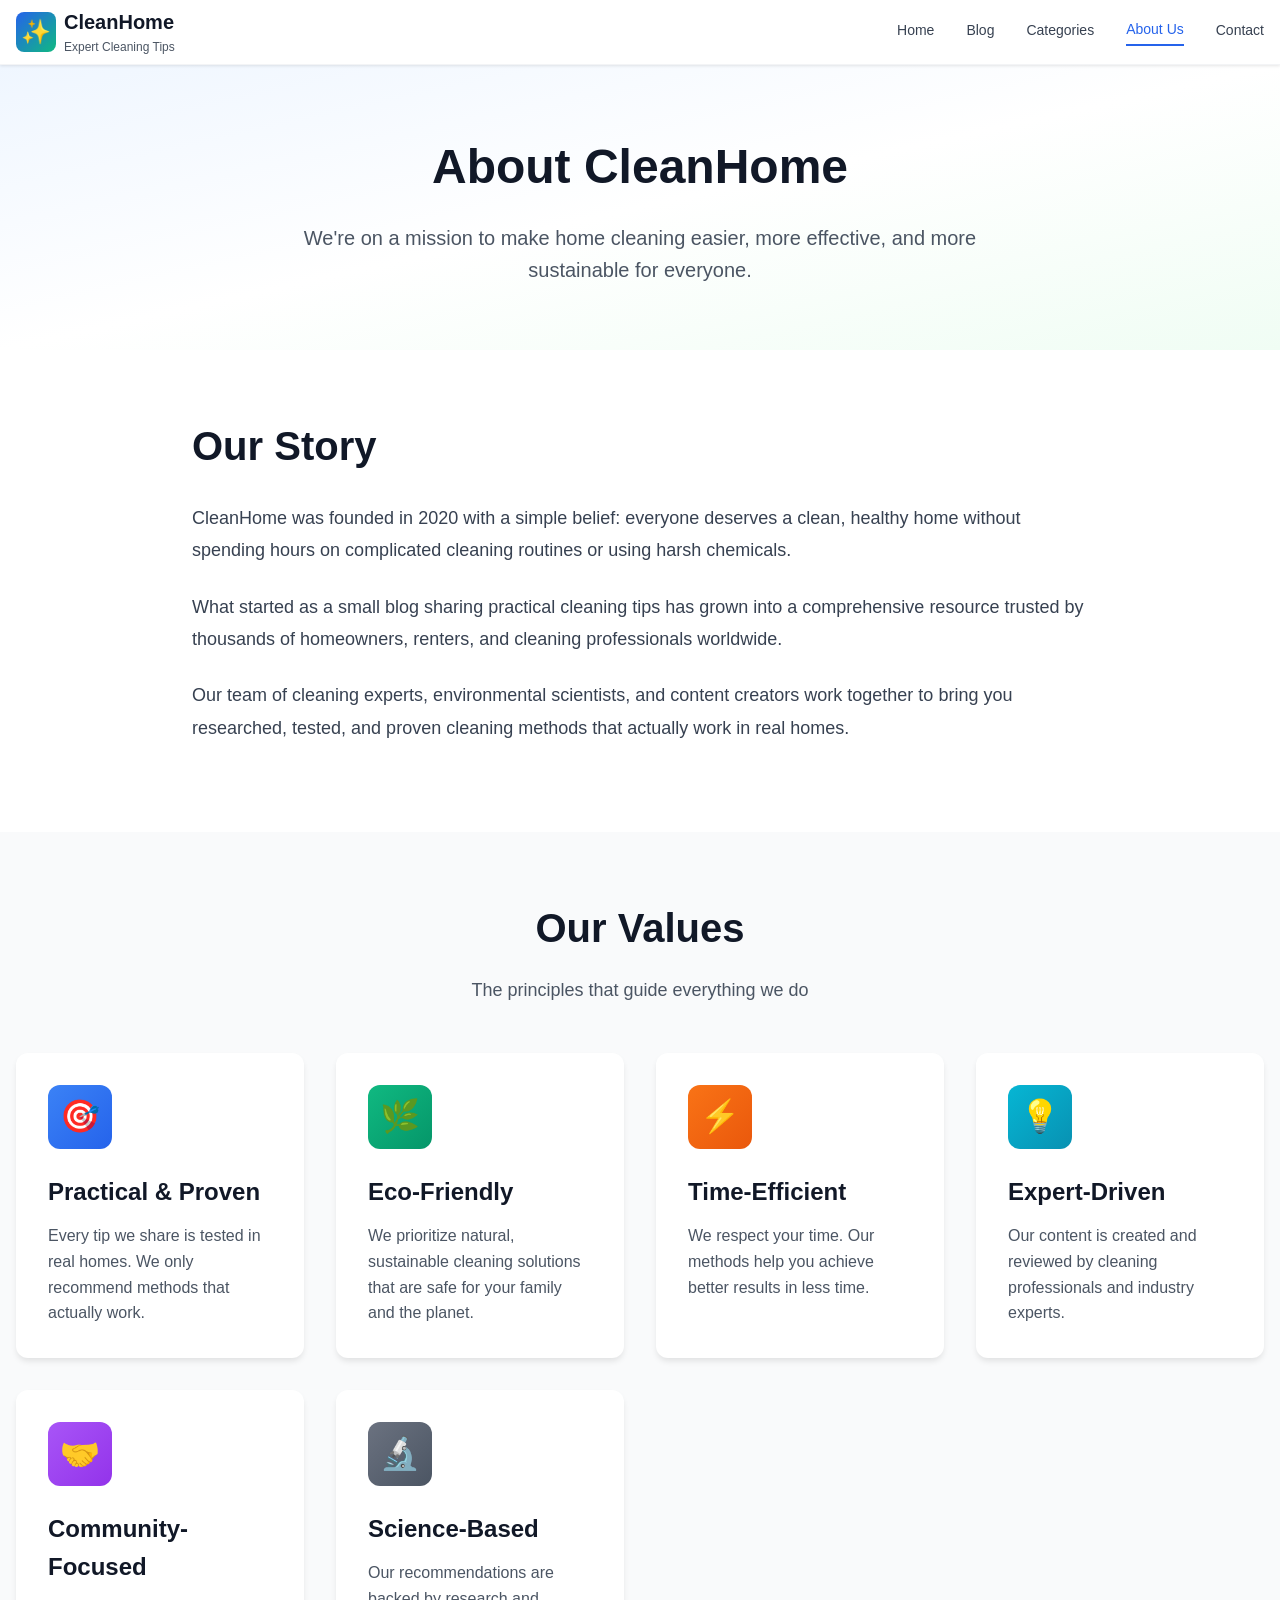
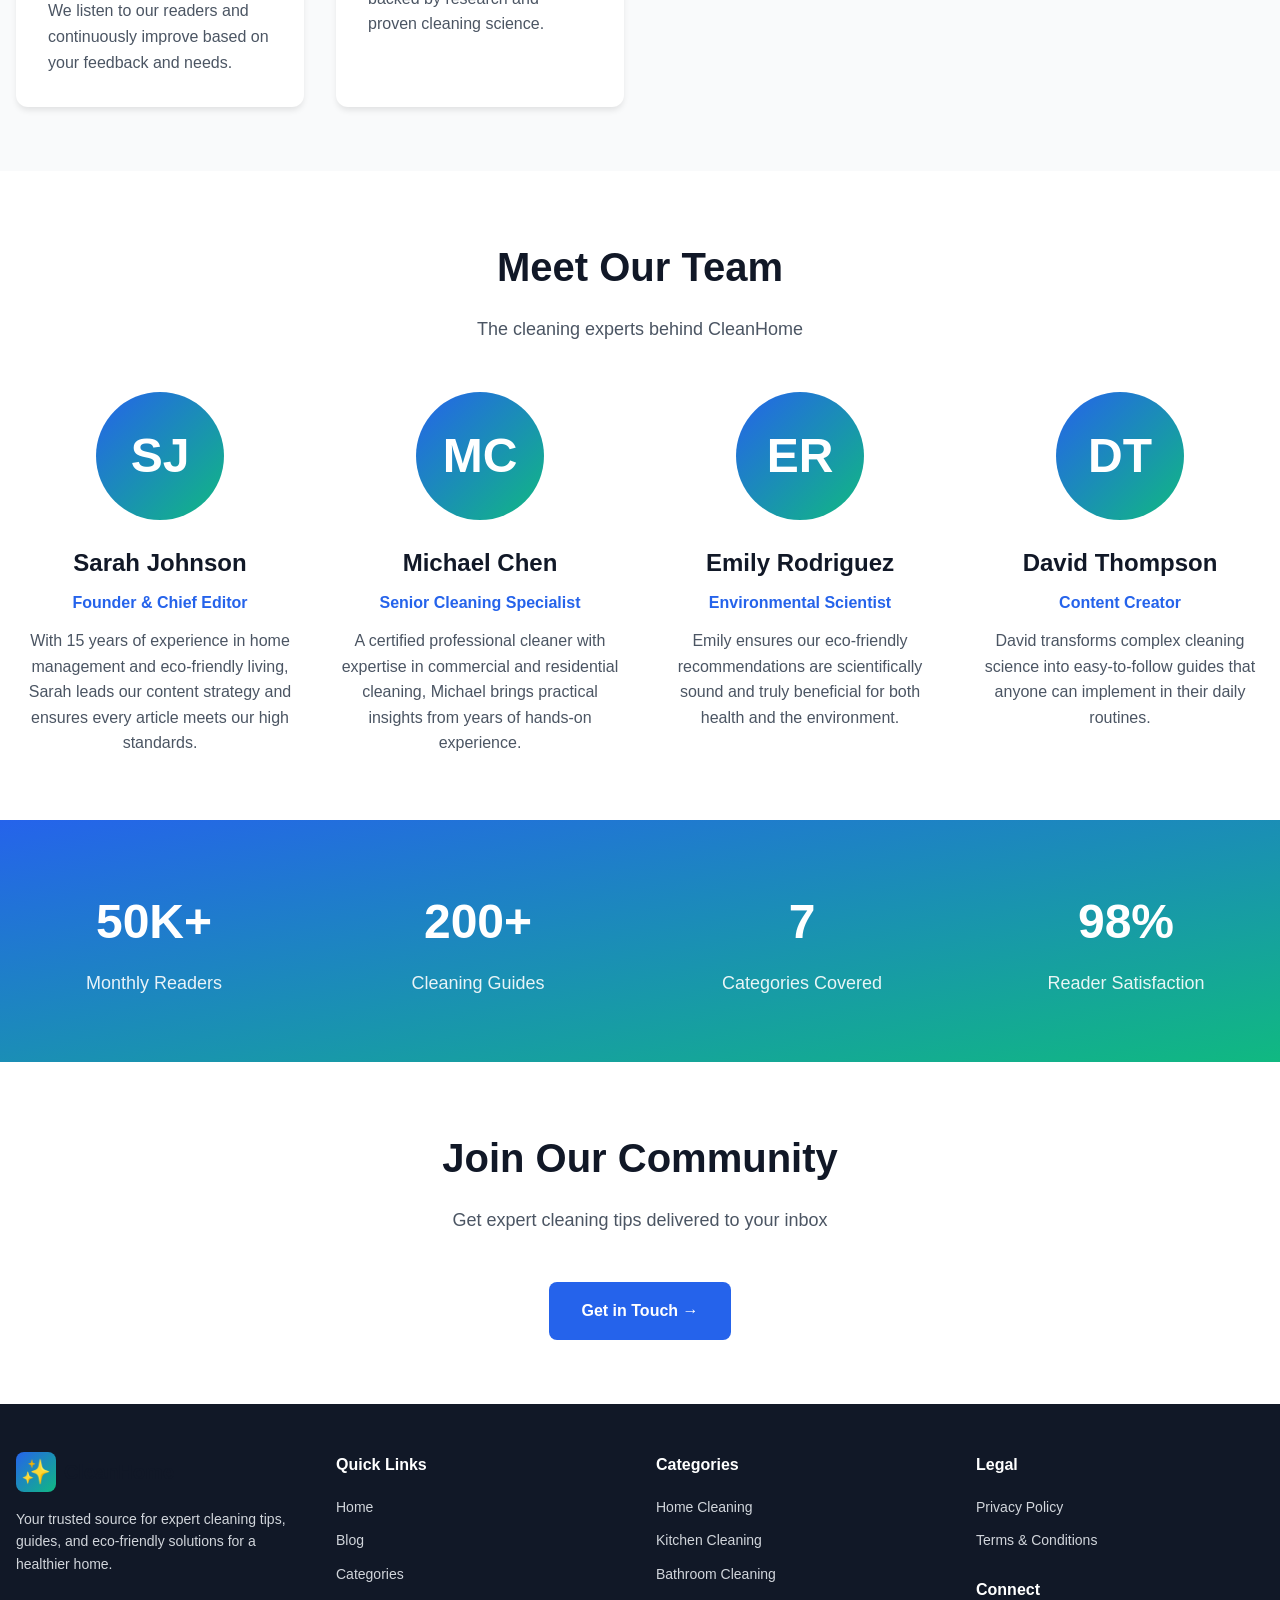
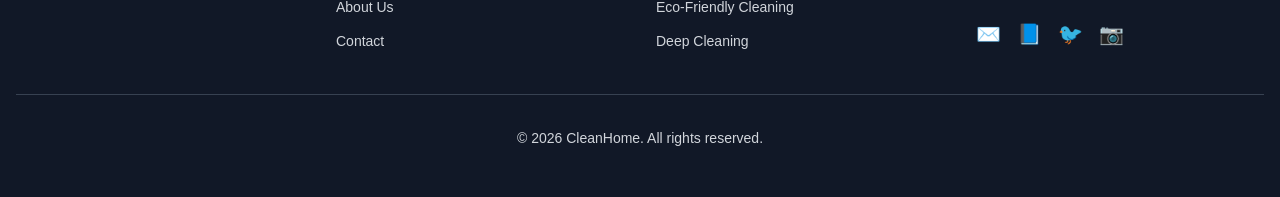
<file: about.html>
<!DOCTYPE html>
<html lang="en">
<head>
    <meta charset="UTF-8">
    <meta name="viewport" content="width=device-width, initial-scale=1.0">
    <meta name="description" content="Learn about CleanHome - Your trusted source for expert cleaning tips, guides, and eco-friendly solutions.">
    <title>About Us - CleanHome</title>
    <link rel="stylesheet" href="styles.css">
    <style>
        .about-hero {
            background: linear-gradient(to bottom right, #eff6ff, var(--color-white), #f0fdf4);
            padding: 4rem 0;
            text-align: center;
        }

        .about-hero h1 {
            font-size: 3rem;
            font-weight: 700;
            color: var(--color-gray-900);
            margin-bottom: 1rem;
        }

        .about-hero p {
            font-size: 1.25rem;
            color: var(--color-gray-600);
            max-width: 48rem;
            margin: 0 auto;
        }

        .story-section {
            padding: 4rem 0;
        }

        .story-content {
            max-width: 56rem;
            margin: 0 auto;
        }

        .story-content h2 {
            font-size: 2.5rem;
            font-weight: 700;
            color: var(--color-gray-900);
            margin-bottom: 1.5rem;
        }

        .story-content p {
            font-size: 1.125rem;
            color: var(--color-gray-700);
            line-height: 1.8;
            margin-bottom: 1.5rem;
        }

        .values-section {
            background: var(--color-gray-50);
            padding: 4rem 0;
        }

        .values-grid {
            display: grid;
            grid-template-columns: repeat(auto-fit, minmax(280px, 1fr));
            gap: 2rem;
            margin-top: 3rem;
        }

        .value-card {
            background: var(--color-white);
            padding: 2rem;
            border-radius: 0.75rem;
            box-shadow: 0 4px 6px -1px rgba(0, 0, 0, 0.1);
        }

        .value-icon {
            width: 4rem;
            height: 4rem;
            border-radius: 0.75rem;
            display: flex;
            align-items: center;
            justify-content: center;
            font-size: 2rem;
            margin-bottom: 1.5rem;
        }

        .value-card h3 {
            font-size: 1.5rem;
            font-weight: 700;
            color: var(--color-gray-900);
            margin-bottom: 0.75rem;
        }

        .value-card p {
            color: var(--color-gray-600);
            line-height: 1.6;
        }

        .team-section {
            padding: 4rem 0;
        }

        .team-grid {
            display: grid;
            grid-template-columns: repeat(auto-fit, minmax(280px, 1fr));
            gap: 2rem;
            margin-top: 3rem;
        }

        .team-card {
            text-align: center;
        }

        .team-avatar {
            width: 8rem;
            height: 8rem;
            border-radius: 9999px;
            background: linear-gradient(to bottom right, var(--color-primary), var(--color-secondary));
            display: flex;
            align-items: center;
            justify-content: center;
            color: var(--color-white);
            font-size: 3rem;
            font-weight: 700;
            margin: 0 auto 1.5rem;
        }

        .team-card h3 {
            font-size: 1.5rem;
            font-weight: 700;
            color: var(--color-gray-900);
            margin-bottom: 0.5rem;
        }

        .team-card .role {
            color: var(--color-primary);
            font-weight: 600;
            margin-bottom: 0.75rem;
        }

        .team-card p {
            color: var(--color-gray-600);
            line-height: 1.6;
        }

        .stats-section {
            background: linear-gradient(to bottom right, var(--color-primary), var(--color-secondary));
            color: var(--color-white);
            padding: 4rem 0;
        }

        .stats-grid {
            display: grid;
            grid-template-columns: repeat(auto-fit, minmax(200px, 1fr));
            gap: 3rem;
            text-align: center;
        }

        .stat-number {
            font-size: 3rem;
            font-weight: 700;
            margin-bottom: 0.5rem;
        }

        .stat-label {
            font-size: 1.125rem;
            opacity: 0.9;
        }

        @media (max-width: 767px) {
            .about-hero h1 {
                font-size: 2rem;
            }

            .story-content h2 {
                font-size: 2rem;
            }
        }
    </style>
</head>
<body>
    <!-- Header -->
    <header class="header">
        <div class="container">
            <div class="header-content">
                <a href="index.html" class="logo">
                    <div class="logo-icon">✨</div>
                    <div>
                        <div class="logo-title">CleanHome</div>
                        <div class="logo-subtitle">Expert Cleaning Tips</div>
                    </div>
                </a>

                <nav class="nav-desktop">
                    <a href="index.html" class="nav-link">Home</a>
                    <a href="blog.html" class="nav-link">Blog</a>
                    <a href="categories.html" class="nav-link">Categories</a>
                    <a href="about.html" class="nav-link active">About Us</a>
                    <a href="contact.html" class="nav-link">Contact</a>
                </nav>

                <button class="mobile-menu-btn" id="mobileMenuBtn">
                    <span class="hamburger"></span>
                </button>
            </div>

            <nav class="nav-mobile" id="mobileMenu">
                <a href="index.html" class="nav-link-mobile">Home</a>
                <a href="blog.html" class="nav-link-mobile">Blog</a>
                <a href="categories.html" class="nav-link-mobile">Categories</a>
                <a href="about.html" class="nav-link-mobile active">About Us</a>
                <a href="contact.html" class="nav-link-mobile">Contact</a>
            </nav>
        </div>
    </header>

    <!-- Hero Section -->
    <section class="about-hero">
        <div class="container">
            <h1>About CleanHome</h1>
            <p>We're on a mission to make home cleaning easier, more effective, and more sustainable for everyone.</p>
        </div>
    </section>

    <!-- Our Story -->
    <section class="story-section">
        <div class="container">
            <div class="story-content">
                <h2>Our Story</h2>
                <p>
                    CleanHome was founded in 2020 with a simple belief: everyone deserves a clean, healthy home without spending hours on complicated cleaning routines or using harsh chemicals.
                </p>
                <p>
                    What started as a small blog sharing practical cleaning tips has grown into a comprehensive resource trusted by thousands of homeowners, renters, and cleaning professionals worldwide.
                </p>
                <p>
                    Our team of cleaning experts, environmental scientists, and content creators work together to bring you researched, tested, and proven cleaning methods that actually work in real homes.
                </p>
            </div>
        </div>
    </section>

    <!-- Our Values -->
    <section class="values-section">
        <div class="container">
            <div class="section-header">
                <h2 class="section-title">Our Values</h2>
                <p class="section-subtitle">The principles that guide everything we do</p>
            </div>

            <div class="values-grid">
                <div class="value-card">
                    <div class="value-icon category-icon blue">🎯</div>
                    <h3>Practical & Proven</h3>
                    <p>Every tip we share is tested in real homes. We only recommend methods that actually work.</p>
                </div>

                <div class="value-card">
                    <div class="value-icon category-icon green">🌿</div>
                    <h3>Eco-Friendly</h3>
                    <p>We prioritize natural, sustainable cleaning solutions that are safe for your family and the planet.</p>
                </div>

                <div class="value-card">
                    <div class="value-icon category-icon orange">⚡</div>
                    <h3>Time-Efficient</h3>
                    <p>We respect your time. Our methods help you achieve better results in less time.</p>
                </div>

                <div class="value-card">
                    <div class="value-icon category-icon cyan">💡</div>
                    <h3>Expert-Driven</h3>
                    <p>Our content is created and reviewed by cleaning professionals and industry experts.</p>
                </div>

                <div class="value-card">
                    <div class="value-icon category-icon purple">🤝</div>
                    <h3>Community-Focused</h3>
                    <p>We listen to our readers and continuously improve based on your feedback and needs.</p>
                </div>

                <div class="value-card">
                    <div class="value-icon category-icon gray">🔬</div>
                    <h3>Science-Based</h3>
                    <p>Our recommendations are backed by research and proven cleaning science.</p>
                </div>
            </div>
        </div>
    </section>

    <!-- Team Section -->
    <section class="team-section">
        <div class="container">
            <div class="section-header">
                <h2 class="section-title">Meet Our Team</h2>
                <p class="section-subtitle">The cleaning experts behind CleanHome</p>
            </div>

            <div class="team-grid">
                <div class="team-card">
                    <div class="team-avatar">SJ</div>
                    <h3>Sarah Johnson</h3>
                    <p class="role">Founder & Chief Editor</p>
                    <p>With 15 years of experience in home management and eco-friendly living, Sarah leads our content strategy and ensures every article meets our high standards.</p>
                </div>

                <div class="team-card">
                    <div class="team-avatar">MC</div>
                    <h3>Michael Chen</h3>
                    <p class="role">Senior Cleaning Specialist</p>
                    <p>A certified professional cleaner with expertise in commercial and residential cleaning, Michael brings practical insights from years of hands-on experience.</p>
                </div>

                <div class="team-card">
                    <div class="team-avatar">ER</div>
                    <h3>Emily Rodriguez</h3>
                    <p class="role">Environmental Scientist</p>
                    <p>Emily ensures our eco-friendly recommendations are scientifically sound and truly beneficial for both health and the environment.</p>
                </div>

                <div class="team-card">
                    <div class="team-avatar">DT</div>
                    <h3>David Thompson</h3>
                    <p class="role">Content Creator</p>
                    <p>David transforms complex cleaning science into easy-to-follow guides that anyone can implement in their daily routines.</p>
                </div>
            </div>
        </div>
    </section>

    <!-- Stats Section -->
    <section class="stats-section">
        <div class="container">
            <div class="stats-grid">
                <div class="stat">
                    <div class="stat-number">50K+</div>
                    <div class="stat-label">Monthly Readers</div>
                </div>
                <div class="stat">
                    <div class="stat-number">200+</div>
                    <div class="stat-label">Cleaning Guides</div>
                </div>
                <div class="stat">
                    <div class="stat-number">7</div>
                    <div class="stat-label">Categories Covered</div>
                </div>
                <div class="stat">
                    <div class="stat-number">98%</div>
                    <div class="stat-label">Reader Satisfaction</div>
                </div>
            </div>
        </div>
    </section>

    <!-- CTA Section -->
    <section class="section">
        <div class="container">
            <div class="section-header">
                <h2 class="section-title">Join Our Community</h2>
                <p class="section-subtitle">Get expert cleaning tips delivered to your inbox</p>
            </div>
            <div class="section-cta">
                <a href="contact.html" class="btn btn-primary">Get in Touch →</a>
            </div>
        </div>
    </section>

    <!-- Footer -->
    <footer class="footer">
        <div class="container">
            <div class="footer-grid">
                <div class="footer-col">
                    <a href="index.html" class="footer-logo">
                        <div class="logo-icon">✨</div>
                        <div class="logo-title">CleanHome</div>
                    </a>
                    <p class="footer-text">
                        Your trusted source for expert cleaning tips, guides, and eco-friendly solutions for a healthier home.
                    </p>
                </div>

                <div class="footer-col">
                    <h3 class="footer-heading">Quick Links</h3>
                    <ul class="footer-links">
                        <li><a href="index.html">Home</a></li>
                        <li><a href="blog.html">Blog</a></li>
                        <li><a href="categories.html">Categories</a></li>
                        <li><a href="about.html">About Us</a></li>
                        <li><a href="contact.html">Contact</a></li>
                    </ul>
                </div>

                <div class="footer-col">
                    <h3 class="footer-heading">Categories</h3>
                    <ul class="footer-links">
                        <li><a href="categories.html#home-cleaning">Home Cleaning</a></li>
                        <li><a href="categories.html#kitchen-cleaning">Kitchen Cleaning</a></li>
                        <li><a href="categories.html#bathroom-cleaning">Bathroom Cleaning</a></li>
                        <li><a href="categories.html#eco-friendly-cleaning">Eco-Friendly Cleaning</a></li>
                        <li><a href="categories.html#deep-cleaning">Deep Cleaning</a></li>
                    </ul>
                </div>

                <div class="footer-col">
                    <h3 class="footer-heading">Legal</h3>
                    <ul class="footer-links">
                        <li><a href="privacy-policy.html">Privacy Policy</a></li>
                        <li><a href="terms-and-conditions.html">Terms & Conditions</a></li>
                    </ul>
                    <h3 class="footer-heading" style="margin-top: 1.5rem;">Connect</h3>
                    <div class="social-links">
                        <a href="mailto:info@cleanhome.com" aria-label="Email">✉️</a>
                        <a href="#" aria-label="Facebook">📘</a>
                        <a href="#" aria-label="Twitter">🐦</a>
                        <a href="#" aria-label="Instagram">📷</a>
                    </div>
                </div>
            </div>

            <div class="footer-bottom">
                <p>&copy; <span id="currentYear"></span> CleanHome. All rights reserved.</p>
            </div>
        </div>
    </footer>

    <script src="blog-data.js"></script>
    <script src="script.js"></script>
</body>
</html>
</file>
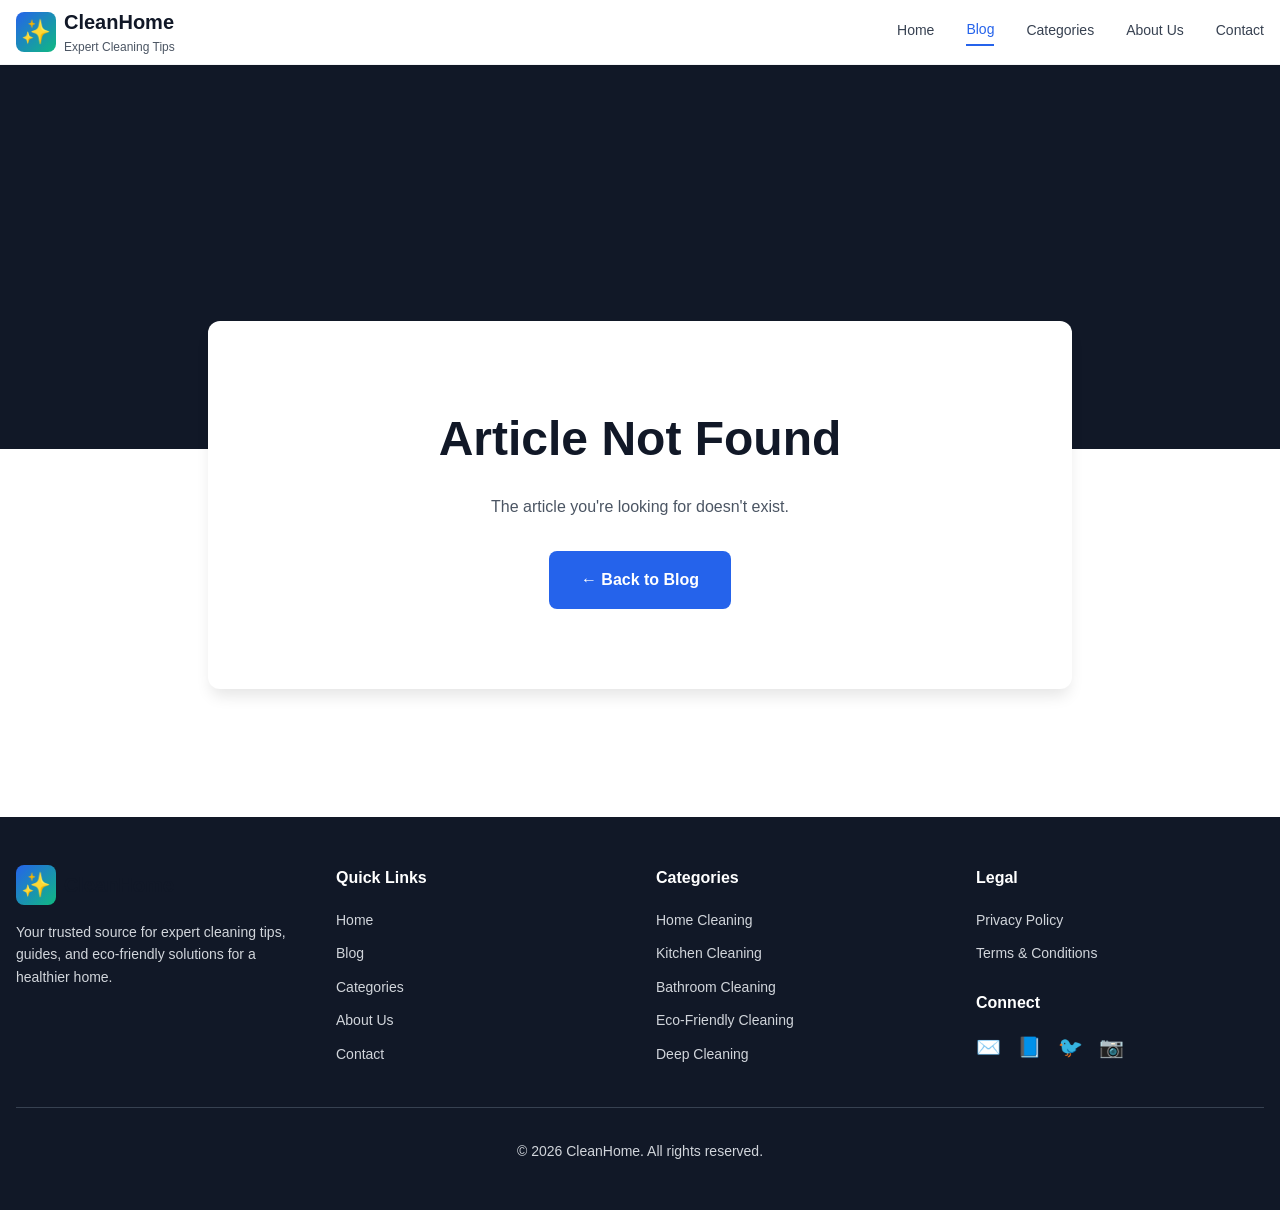
<file: blog-post.html>
<!DOCTYPE html>
<html lang="en">
<head>
    <meta charset="UTF-8">
    <meta name="viewport" content="width=device-width, initial-scale=1.0">
    <meta name="description" content="Read our detailed cleaning guide">
    <title id="pageTitle">Article - CleanHome</title>
    <link rel="stylesheet" href="styles.css">
    <style>
        .post-header {
            position: relative;
            height: 24rem;
            background: var(--color-gray-900);
        }

        .post-header img {
            width: 100%;
            height: 100%;
            object-fit: cover;
            opacity: 0.8;
        }

        .post-header::after {
            content: '';
            position: absolute;
            inset: 0;
            background: linear-gradient(to top, var(--color-gray-900), transparent);
        }

        .post-content-wrapper {
            max-width: 56rem;
            margin: 0 auto;
            padding: 0 1rem;
        }

        .post-article {
            background: var(--color-white);
            border-radius: 0.75rem;
            box-shadow: 0 10px 15px -3px rgba(0, 0, 0, 0.1);
            margin-top: -8rem;
            position: relative;
            z-index: 10;
            padding: 2rem;
        }

        .back-link {
            display: inline-flex;
            align-items: center;
            gap: 0.5rem;
            color: var(--color-gray-600);
            margin-bottom: 1.5rem;
            transition: color 0.3s;
        }

        .back-link:hover {
            color: var(--color-primary);
        }

        .post-badge {
            display: inline-block;
            background: var(--color-primary);
            color: var(--color-white);
            padding: 0.25rem 1rem;
            border-radius: 9999px;
            font-size: 0.875rem;
            font-weight: 600;
            margin-bottom: 1rem;
        }

        .post-title {
            font-size: 3rem;
            font-weight: 700;
            color: var(--color-gray-900);
            margin-bottom: 1.5rem;
            line-height: 1.1;
        }

        .post-meta {
            display: flex;
            flex-wrap: wrap;
            gap: 1.5rem;
            color: var(--color-gray-600);
            margin-bottom: 2rem;
            padding-bottom: 2rem;
            border-bottom: 1px solid var(--color-gray-200);
        }

        .post-excerpt {
            font-size: 1.25rem;
            color: var(--color-gray-700);
            margin-bottom: 2rem;
            line-height: 1.8;
        }

        .post-body {
            font-size: 1.125rem;
            line-height: 1.8;
            color: var(--color-gray-700);
            margin-bottom: 2rem;
        }

        .post-body h2 {
            font-size: 2rem;
            font-weight: 700;
            color: var(--color-gray-900);
            margin: 2rem 0 1rem;
        }

        .post-body h3 {
            font-size: 1.5rem;
            font-weight: 700;
            color: var(--color-gray-900);
            margin: 1.5rem 0 0.75rem;
        }

        .post-body p {
            margin-bottom: 1.5rem;
        }

        .post-body ul, .post-body ol {
            margin-bottom: 1.5rem;
            padding-left: 2rem;
        }

        .post-body li {
            margin-bottom: 0.5rem;
        }

        .post-tags-section {
            display: flex;
            flex-wrap: wrap;
            gap: 0.5rem;
            margin-bottom: 2rem;
        }

        .post-tag {
            background: var(--color-gray-100);
            color: var(--color-gray-700);
            padding: 0.5rem 0.75rem;
            border-radius: 9999px;
            font-size: 0.875rem;
        }

        .share-section {
            border-top: 1px solid var(--color-gray-200);
            border-bottom: 1px solid var(--color-gray-200);
            padding: 1.5rem 0;
            margin-bottom: 2rem;
        }

        .share-buttons {
            display: flex;
            align-items: center;
            gap: 1rem;
        }

        .share-btn {
            width: 2.5rem;
            height: 2.5rem;
            border-radius: 9999px;
            display: flex;
            align-items: center;
            justify-center: center;
            font-size: 1.25rem;
            transition: opacity 0.3s;
        }

        .share-btn:hover {
            opacity: 0.8;
        }

        .author-box {
            background: var(--color-gray-50);
            border-radius: 0.5rem;
            padding: 1.5rem;
            display: flex;
            align-items: center;
            gap: 1rem;
        }

        .author-avatar {
            width: 4rem;
            height: 4rem;
            border-radius: 9999px;
            background: linear-gradient(to bottom right, var(--color-primary), var(--color-secondary));
            display: flex;
            align-items: center;
            justify-content: center;
            color: var(--color-white);
            font-size: 1.5rem;
            font-weight: 700;
            flex-shrink: 0;
        }

        .related-posts {
            padding: 4rem 0;
        }

        @media (max-width: 767px) {
            .post-title {
                font-size: 2rem;
            }

            .post-article {
                padding: 1.5rem;
            }
        }
    </style>
</head>
<body>
    <!-- Header -->
    <header class="header">
        <div class="container">
            <div class="header-content">
                <a href="index.html" class="logo">
                    <div class="logo-icon">✨</div>
                    <div>
                        <div class="logo-title">CleanHome</div>
                        <div class="logo-subtitle">Expert Cleaning Tips</div>
                    </div>
                </a>

                <nav class="nav-desktop">
                    <a href="index.html" class="nav-link">Home</a>
                    <a href="blog.html" class="nav-link active">Blog</a>
                    <a href="categories.html" class="nav-link">Categories</a>
                    <a href="about.html" class="nav-link">About Us</a>
                    <a href="contact.html" class="nav-link">Contact</a>
                </nav>

                <button class="mobile-menu-btn" id="mobileMenuBtn">
                    <span class="hamburger"></span>
                </button>
            </div>

            <nav class="nav-mobile" id="mobileMenu">
                <a href="index.html" class="nav-link-mobile">Home</a>
                <a href="blog.html" class="nav-link-mobile active">Blog</a>
                <a href="categories.html" class="nav-link-mobile">Categories</a>
                <a href="about.html" class="nav-link-mobile">About Us</a>
                <a href="contact.html" class="nav-link-mobile">Contact</a>
            </nav>
        </div>
    </header>

    <!-- Post Header -->
    <div class="post-header" id="postHeader"></div>

    <!-- Post Content -->
    <div class="post-content-wrapper">
        <article class="post-article" id="postArticle">
            <a href="blog.html" class="back-link">← Back to Blog</a>
            <!-- Content will be loaded by JavaScript -->
        </article>

        <!-- Related Posts -->
        <div class="related-posts" id="relatedPosts"></div>
    </div>

    <!-- Footer -->
    <footer class="footer">
        <div class="container">
            <div class="footer-grid">
                <div class="footer-col">
                    <a href="index.html" class="footer-logo">
                        <div class="logo-icon">✨</div>
                        <div class="logo-title">CleanHome</div>
                    </a>
                    <p class="footer-text">
                        Your trusted source for expert cleaning tips, guides, and eco-friendly solutions for a healthier home.
                    </p>
                </div>

                <div class="footer-col">
                    <h3 class="footer-heading">Quick Links</h3>
                    <ul class="footer-links">
                        <li><a href="index.html">Home</a></li>
                        <li><a href="blog.html">Blog</a></li>
                        <li><a href="categories.html">Categories</a></li>
                        <li><a href="about.html">About Us</a></li>
                        <li><a href="contact.html">Contact</a></li>
                    </ul>
                </div>

                <div class="footer-col">
                    <h3 class="footer-heading">Categories</h3>
                    <ul class="footer-links">
                        <li><a href="categories.html#home-cleaning">Home Cleaning</a></li>
                        <li><a href="categories.html#kitchen-cleaning">Kitchen Cleaning</a></li>
                        <li><a href="categories.html#bathroom-cleaning">Bathroom Cleaning</a></li>
                        <li><a href="categories.html#eco-friendly-cleaning">Eco-Friendly Cleaning</a></li>
                        <li><a href="categories.html#deep-cleaning">Deep Cleaning</a></li>
                    </ul>
                </div>

                <div class="footer-col">
                    <h3 class="footer-heading">Legal</h3>
                    <ul class="footer-links">
                        <li><a href="privacy-policy.html">Privacy Policy</a></li>
                        <li><a href="terms-and-conditions.html">Terms & Conditions</a></li>
                    </ul>
                    <h3 class="footer-heading" style="margin-top: 1.5rem;">Connect</h3>
                    <div class="social-links">
                        <a href="mailto:info@cleanhome.com" aria-label="Email">✉️</a>
                        <a href="#" aria-label="Facebook">📘</a>
                        <a href="#" aria-label="Twitter">🐦</a>
                        <a href="#" aria-label="Instagram">📷</a>
                    </div>
                </div>
            </div>

            <div class="footer-bottom">
                <p>&copy; <span id="currentYear"></span> CleanHome. All rights reserved.</p>
            </div>
        </div>
    </footer>

    <script src="blog-data.js"></script>
    <script src="script.js"></script>
    <script>
        // Get slug from URL
        const slug = getURLParameter('slug');
        const post = blogPosts.find(p => p.slug === slug);

        if (!post) {
            document.getElementById('postArticle').innerHTML = `
                <div style="text-align: center; padding: 3rem 0;">
                    <h1 style="font-size: 3rem; margin-bottom: 1rem;">Article Not Found</h1>
                    <p style="color: var(--color-gray-600); margin-bottom: 2rem;">The article you're looking for doesn't exist.</p>
                    <a href="blog.html" class="btn btn-primary">← Back to Blog</a>
                </div>
            `;
        } else {
            // Set page title
            document.getElementById('pageTitle').textContent = `${post.title} - CleanHome`;

            // Set header image
            document.getElementById('postHeader').innerHTML = `
                <img src="${post.image}" alt="${post.title}">
            `;

            // Format date
            const formattedDate = formatDate(post.date);

            // Set article content
            document.getElementById('postArticle').innerHTML = `
                <a href="blog.html" class="back-link">← Back to Blog</a>
                
                <div class="post-badge">${post.category}</div>
                
                <h1 class="post-title">${post.title}</h1>
                
                <div class="post-meta">
                    <span>👤 ${post.author}</span>
                    <span>📅 ${formattedDate}</span>
                </div>
                
                <p class="post-excerpt">${post.excerpt}</p>
                
                <div class="post-body">
                    ${post.content}
                </div>
                
                <div class="post-tags-section">
                    ${post.tags.map(tag => `<span class="post-tag">#${tag}</span>`).join('')}
                </div>
                
                <div class="share-section">
                    <div class="share-buttons">
                        <span style="font-weight: 500;">📤 Share:</span>
                        <a href="https://www.facebook.com/sharer/sharer.php?u=${encodeURIComponent(window.location.href)}" target="_blank" class="share-btn" style="background: #1877f2; color: white;">📘</a>
                        <a href="https://twitter.com/intent/tweet?url=${encodeURIComponent(window.location.href)}&text=${encodeURIComponent(post.title)}" target="_blank" class="share-btn" style="background: #1da1f2; color: white;">🐦</a>
                        <a href="https://www.linkedin.com/sharing/share-offsite/?url=${encodeURIComponent(window.location.href)}" target="_blank" class="share-btn" style="background: #0077b5; color: white;">💼</a>
                    </div>
                </div>
                
                <div class="author-box">
                    <div class="author-avatar">${post.author.charAt(0)}</div>
                    <div>
                        <h3 style="font-weight: 700; margin-bottom: 0.25rem;">${post.author}</h3>
                        <p style="color: var(--color-gray-600); font-size: 0.875rem;">Cleaning Expert & Content Creator</p>
                    </div>
                </div>
            `;

            // Load related posts
            const relatedPosts = blogPosts.filter(p => p.id !== post.id && p.category === post.category).slice(0, 3);
            
            if (relatedPosts.length > 0) {
                const relatedPostsContainer = document.getElementById('relatedPosts');
                relatedPostsContainer.innerHTML = `
                    <h2 style="font-size: 2rem; font-weight: 700; margin-bottom: 2rem; text-align: center;">Related Articles</h2>
                    <div class="blog-grid"></div>
                `;
                
                const grid = relatedPostsContainer.querySelector('.blog-grid');
                relatedPosts.forEach(relatedPost => {
                    const card = createBlogCard(relatedPost);
                    grid.appendChild(card);
                });
            }
        }
    </script>
</body>
</html>
</file>
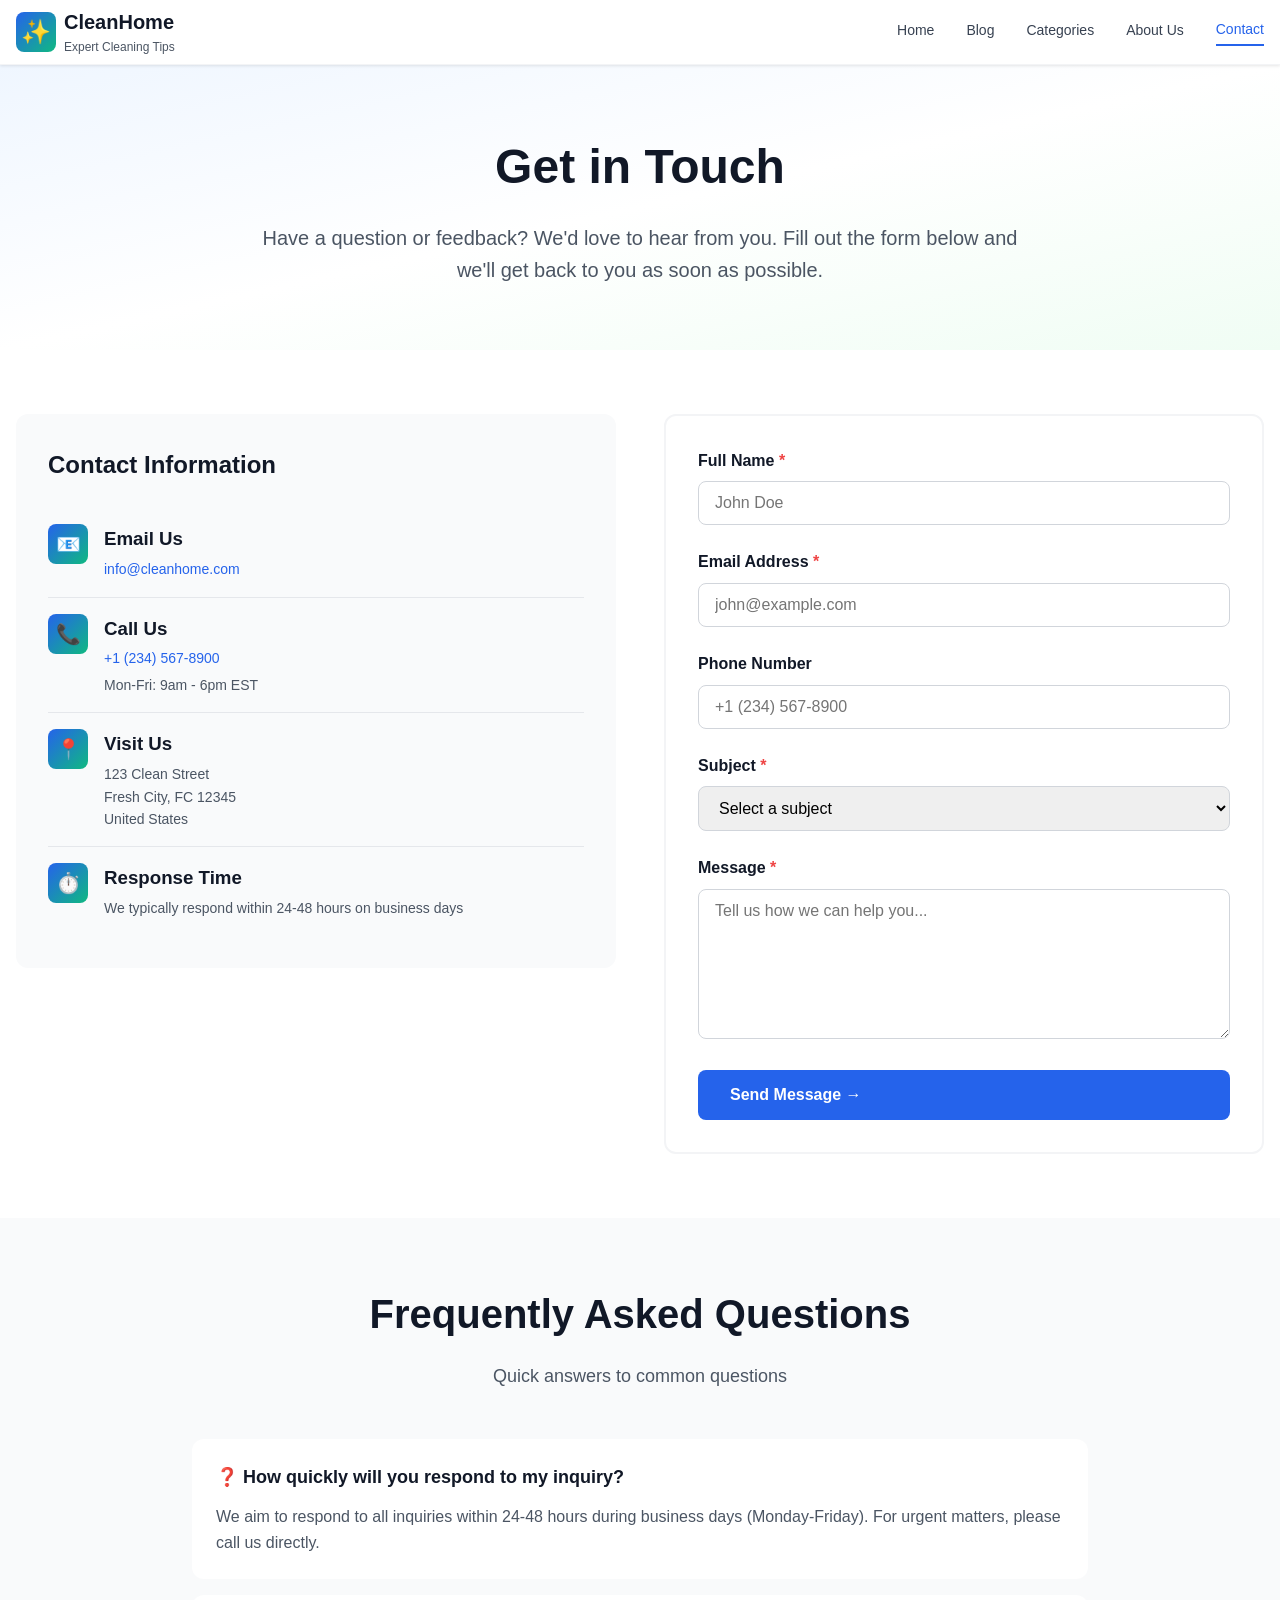
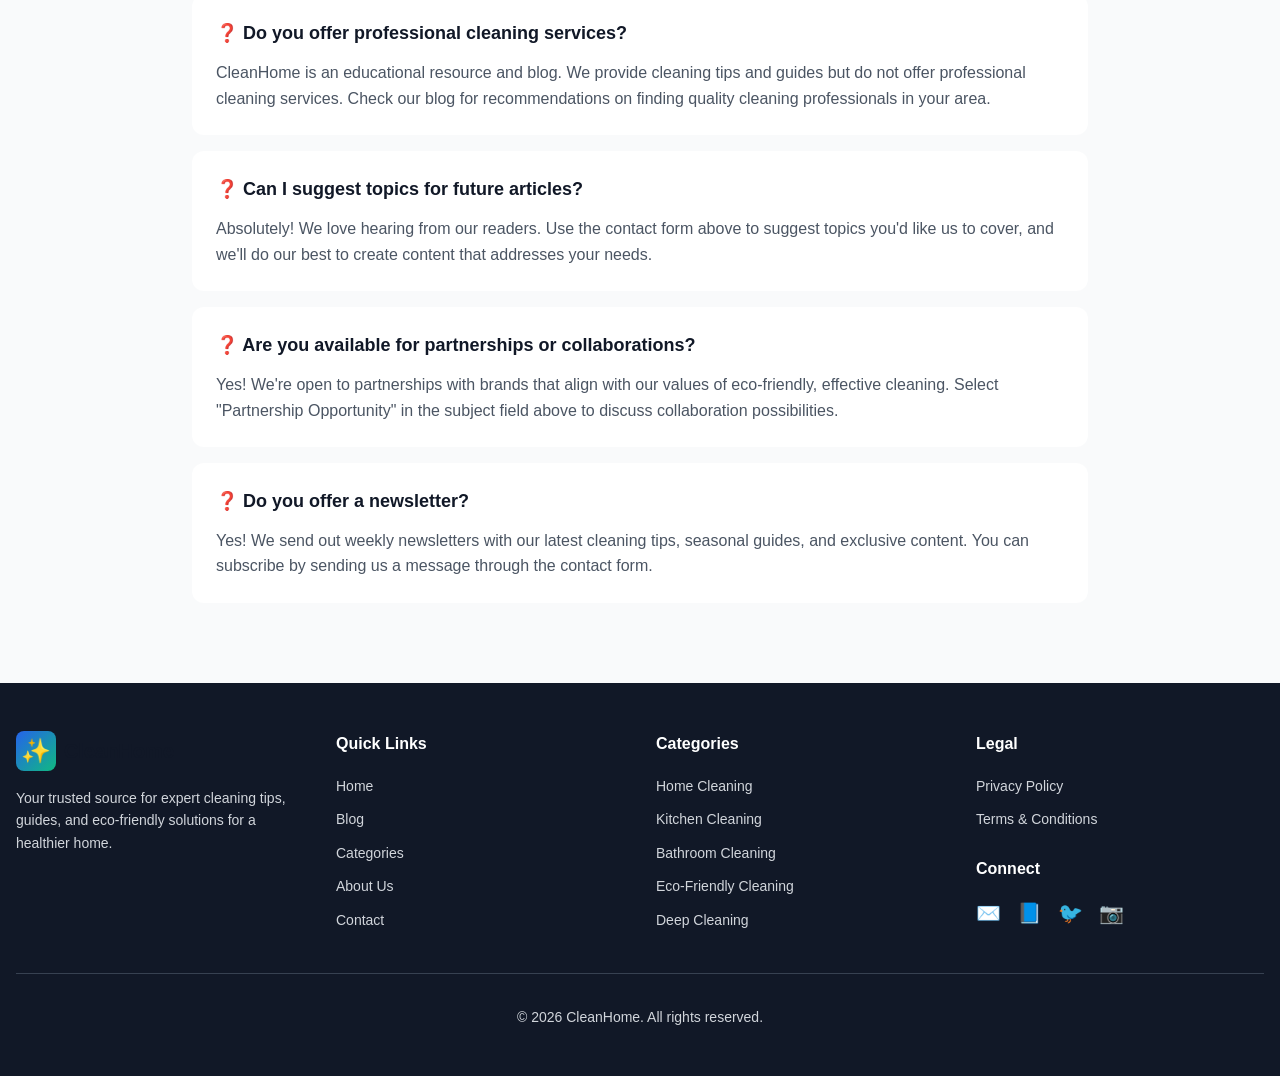
<file: contact.html>
<!DOCTYPE html>
<html lang="en">
<head>
    <meta charset="UTF-8">
    <meta name="viewport" content="width=device-width, initial-scale=1.0">
    <meta name="description" content="Get in touch with CleanHome - We're here to help with your cleaning questions and feedback.">
    <title>Contact Us - CleanHome</title>
    <link rel="stylesheet" href="styles.css">
    <style>
        .contact-hero {
            background: linear-gradient(to bottom right, #eff6ff, var(--color-white), #f0fdf4);
            padding: 4rem 0;
            text-align: center;
        }

        .contact-hero h1 {
            font-size: 3rem;
            font-weight: 700;
            color: var(--color-gray-900);
            margin-bottom: 1rem;
        }

        .contact-hero p {
            font-size: 1.25rem;
            color: var(--color-gray-600);
            max-width: 48rem;
            margin: 0 auto;
        }

        .contact-content {
            padding: 4rem 0;
        }

        .contact-grid {
            display: grid;
            grid-template-columns: 1fr 1fr;
            gap: 3rem;
            align-items: start;
        }

        .contact-info {
            background: var(--color-gray-50);
            padding: 2rem;
            border-radius: 0.75rem;
            position: sticky;
            top: 5rem;
        }

        .contact-info h2 {
            font-size: 1.5rem;
            font-weight: 700;
            color: var(--color-gray-900);
            margin-bottom: 1.5rem;
        }

        .info-item {
            display: flex;
            align-items: flex-start;
            gap: 1rem;
            padding: 1rem 0;
            border-bottom: 1px solid var(--color-gray-200);
        }

        .info-item:last-child {
            border-bottom: none;
        }

        .info-icon {
            width: 2.5rem;
            height: 2.5rem;
            border-radius: 0.5rem;
            background: linear-gradient(to bottom right, var(--color-primary), var(--color-secondary));
            display: flex;
            align-items: center;
            justify-content: center;
            font-size: 1.25rem;
            flex-shrink: 0;
        }

        .info-content h3 {
            font-weight: 600;
            color: var(--color-gray-900);
            margin-bottom: 0.25rem;
        }

        .info-content p {
            color: var(--color-gray-600);
            font-size: 0.875rem;
        }

        .info-content a {
            color: var(--color-primary);
            transition: opacity 0.3s;
        }

        .info-content a:hover {
            opacity: 0.8;
        }

        .contact-form {
            background: var(--color-white);
            padding: 2rem;
            border-radius: 0.75rem;
            border: 2px solid var(--color-gray-100);
        }

        .form-group {
            margin-bottom: 1.5rem;
        }

        .form-group label {
            display: block;
            font-weight: 600;
            color: var(--color-gray-900);
            margin-bottom: 0.5rem;
        }

        .form-group .required {
            color: #ef4444;
        }

        .form-input,
        .form-textarea,
        .form-select {
            width: 100%;
            padding: 0.75rem 1rem;
            border: 1px solid var(--color-gray-300);
            border-radius: 0.5rem;
            font-size: 1rem;
            font-family: inherit;
            transition: all 0.3s;
        }

        .form-input:focus,
        .form-textarea:focus,
        .form-select:focus {
            outline: none;
            border-color: var(--color-primary);
            box-shadow: 0 0 0 3px rgba(37, 99, 235, 0.1);
        }

        .form-textarea {
            resize: vertical;
            min-height: 150px;
        }

        .form-submit {
            width: 100%;
        }

        .success-message {
            background: #d1fae5;
            border: 2px solid #10b981;
            color: #065f46;
            padding: 1rem 1.5rem;
            border-radius: 0.5rem;
            margin-bottom: 1.5rem;
            display: none;
        }

        .success-message.show {
            display: block;
        }

        .faq-section {
            background: var(--color-gray-50);
            padding: 4rem 0;
        }

        .faq-container {
            max-width: 56rem;
            margin: 0 auto;
        }

        .faq-item {
            background: var(--color-white);
            border-radius: 0.75rem;
            padding: 1.5rem;
            margin-bottom: 1rem;
        }

        .faq-item h3 {
            font-size: 1.125rem;
            font-weight: 700;
            color: var(--color-gray-900);
            margin-bottom: 0.75rem;
        }

        .faq-item p {
            color: var(--color-gray-600);
            line-height: 1.6;
        }

        @media (max-width: 991px) {
            .contact-grid {
                grid-template-columns: 1fr;
            }

            .contact-info {
                position: static;
            }
        }

        @media (max-width: 767px) {
            .contact-hero h1 {
                font-size: 2rem;
            }

            .contact-form {
                padding: 1.5rem;
            }
        }
    </style>
</head>
<body>
    <!-- Header -->
    <header class="header">
        <div class="container">
            <div class="header-content">
                <a href="index.html" class="logo">
                    <div class="logo-icon">✨</div>
                    <div>
                        <div class="logo-title">CleanHome</div>
                        <div class="logo-subtitle">Expert Cleaning Tips</div>
                    </div>
                </a>

                <nav class="nav-desktop">
                    <a href="index.html" class="nav-link">Home</a>
                    <a href="blog.html" class="nav-link">Blog</a>
                    <a href="categories.html" class="nav-link">Categories</a>
                    <a href="about.html" class="nav-link">About Us</a>
                    <a href="contact.html" class="nav-link active">Contact</a>
                </nav>

                <button class="mobile-menu-btn" id="mobileMenuBtn">
                    <span class="hamburger"></span>
                </button>
            </div>

            <nav class="nav-mobile" id="mobileMenu">
                <a href="index.html" class="nav-link-mobile">Home</a>
                <a href="blog.html" class="nav-link-mobile">Blog</a>
                <a href="categories.html" class="nav-link-mobile">Categories</a>
                <a href="about.html" class="nav-link-mobile">About Us</a>
                <a href="contact.html" class="nav-link-mobile active">Contact</a>
            </nav>
        </div>
    </header>

    <!-- Hero Section -->
    <section class="contact-hero">
        <div class="container">
            <h1>Get in Touch</h1>
            <p>Have a question or feedback? We'd love to hear from you. Fill out the form below and we'll get back to you as soon as possible.</p>
        </div>
    </section>

    <!-- Contact Section -->
    <section class="contact-content">
        <div class="container">
            <div class="contact-grid">
                <!-- Contact Information -->
                <div class="contact-info">
                    <h2>Contact Information</h2>
                    
                    <div class="info-item">
                        <div class="info-icon">📧</div>
                        <div class="info-content">
                            <h3>Email Us</h3>
                            <p><a href="mailto:info@cleanhome.com">info@cleanhome.com</a></p>
                        </div>
                    </div>

                    <div class="info-item">
                        <div class="info-icon">📞</div>
                        <div class="info-content">
                            <h3>Call Us</h3>
                            <p><a href="tel:+12345678900">+1 (234) 567-8900</a></p>
                            <p style="margin-top: 0.25rem;">Mon-Fri: 9am - 6pm EST</p>
                        </div>
                    </div>

                    <div class="info-item">
                        <div class="info-icon">📍</div>
                        <div class="info-content">
                            <h3>Visit Us</h3>
                            <p>123 Clean Street<br>Fresh City, FC 12345<br>United States</p>
                        </div>
                    </div>

                    <div class="info-item">
                        <div class="info-icon">⏱️</div>
                        <div class="info-content">
                            <h3>Response Time</h3>
                            <p>We typically respond within 24-48 hours on business days</p>
                        </div>
                    </div>
                </div>

                <!-- Contact Form -->
                <div class="contact-form">
                    <div class="success-message" id="successMessage">
                        ✅ Thank you for your message! We'll get back to you soon.
                    </div>

                    <form id="contactForm">
                        <div class="form-group">
                            <label for="name">Full Name <span class="required">*</span></label>
                            <input 
                                type="text" 
                                id="name" 
                                name="name" 
                                class="form-input" 
                                required
                                placeholder="John Doe"
                            >
                        </div>

                        <div class="form-group">
                            <label for="email">Email Address <span class="required">*</span></label>
                            <input 
                                type="email" 
                                id="email" 
                                name="email" 
                                class="form-input" 
                                required
                                placeholder="john@example.com"
                            >
                        </div>

                        <div class="form-group">
                            <label for="phone">Phone Number</label>
                            <input 
                                type="tel" 
                                id="phone" 
                                name="phone" 
                                class="form-input"
                                placeholder="+1 (234) 567-8900"
                            >
                        </div>

                        <div class="form-group">
                            <label for="subject">Subject <span class="required">*</span></label>
                            <select id="subject" name="subject" class="form-select" required>
                                <option value="">Select a subject</option>
                                <option value="general">General Inquiry</option>
                                <option value="feedback">Feedback</option>
                                <option value="question">Cleaning Question</option>
                                <option value="partnership">Partnership Opportunity</option>
                                <option value="other">Other</option>
                            </select>
                        </div>

                        <div class="form-group">
                            <label for="message">Message <span class="required">*</span></label>
                            <textarea 
                                id="message" 
                                name="message" 
                                class="form-textarea" 
                                required
                                placeholder="Tell us how we can help you..."
                            ></textarea>
                        </div>

                        <button type="submit" class="btn btn-primary form-submit">
                            Send Message →
                        </button>
                    </form>
                </div>
            </div>
        </div>
    </section>

    <!-- FAQ Section -->
    <section class="faq-section">
        <div class="container">
            <div class="section-header">
                <h2 class="section-title">Frequently Asked Questions</h2>
                <p class="section-subtitle">Quick answers to common questions</p>
            </div>

            <div class="faq-container">
                <div class="faq-item">
                    <h3>❓ How quickly will you respond to my inquiry?</h3>
                    <p>We aim to respond to all inquiries within 24-48 hours during business days (Monday-Friday). For urgent matters, please call us directly.</p>
                </div>

                <div class="faq-item">
                    <h3>❓ Do you offer professional cleaning services?</h3>
                    <p>CleanHome is an educational resource and blog. We provide cleaning tips and guides but do not offer professional cleaning services. Check our blog for recommendations on finding quality cleaning professionals in your area.</p>
                </div>

                <div class="faq-item">
                    <h3>❓ Can I suggest topics for future articles?</h3>
                    <p>Absolutely! We love hearing from our readers. Use the contact form above to suggest topics you'd like us to cover, and we'll do our best to create content that addresses your needs.</p>
                </div>

                <div class="faq-item">
                    <h3>❓ Are you available for partnerships or collaborations?</h3>
                    <p>Yes! We're open to partnerships with brands that align with our values of eco-friendly, effective cleaning. Select "Partnership Opportunity" in the subject field above to discuss collaboration possibilities.</p>
                </div>

                <div class="faq-item">
                    <h3>❓ Do you offer a newsletter?</h3>
                    <p>Yes! We send out weekly newsletters with our latest cleaning tips, seasonal guides, and exclusive content. You can subscribe by sending us a message through the contact form.</p>
                </div>
            </div>
        </div>
    </section>

    <!-- Footer -->
    <footer class="footer">
        <div class="container">
            <div class="footer-grid">
                <div class="footer-col">
                    <a href="index.html" class="footer-logo">
                        <div class="logo-icon">✨</div>
                        <div class="logo-title">CleanHome</div>
                    </a>
                    <p class="footer-text">
                        Your trusted source for expert cleaning tips, guides, and eco-friendly solutions for a healthier home.
                    </p>
                </div>

                <div class="footer-col">
                    <h3 class="footer-heading">Quick Links</h3>
                    <ul class="footer-links">
                        <li><a href="index.html">Home</a></li>
                        <li><a href="blog.html">Blog</a></li>
                        <li><a href="categories.html">Categories</a></li>
                        <li><a href="about.html">About Us</a></li>
                        <li><a href="contact.html">Contact</a></li>
                    </ul>
                </div>

                <div class="footer-col">
                    <h3 class="footer-heading">Categories</h3>
                    <ul class="footer-links">
                        <li><a href="categories.html#home-cleaning">Home Cleaning</a></li>
                        <li><a href="categories.html#kitchen-cleaning">Kitchen Cleaning</a></li>
                        <li><a href="categories.html#bathroom-cleaning">Bathroom Cleaning</a></li>
                        <li><a href="categories.html#eco-friendly-cleaning">Eco-Friendly Cleaning</a></li>
                        <li><a href="categories.html#deep-cleaning">Deep Cleaning</a></li>
                    </ul>
                </div>

                <div class="footer-col">
                    <h3 class="footer-heading">Legal</h3>
                    <ul class="footer-links">
                        <li><a href="privacy-policy.html">Privacy Policy</a></li>
                        <li><a href="terms-and-conditions.html">Terms & Conditions</a></li>
                    </ul>
                    <h3 class="footer-heading" style="margin-top: 1.5rem;">Connect</h3>
                    <div class="social-links">
                        <a href="mailto:info@cleanhome.com" aria-label="Email">✉️</a>
                        <a href="#" aria-label="Facebook">📘</a>
                        <a href="#" aria-label="Twitter">🐦</a>
                        <a href="#" aria-label="Instagram">📷</a>
                    </div>
                </div>
            </div>

            <div class="footer-bottom">
                <p>&copy; <span id="currentYear"></span> CleanHome. All rights reserved.</p>
            </div>
        </div>
    </footer>

    <script src="blog-data.js"></script>
    <script src="script.js"></script>
    <script>
        // Contact Form Handler
        document.getElementById('contactForm').addEventListener('submit', function(e) {
            e.preventDefault();
            
            // Get form data
            const formData = {
                name: document.getElementById('name').value,
                email: document.getElementById('email').value,
                phone: document.getElementById('phone').value,
                subject: document.getElementById('subject').value,
                message: document.getElementById('message').value
            };

            // In a real application, you would send this data to a server
            console.log('Form submitted:', formData);

            // Show success message
            const successMessage = document.getElementById('successMessage');
            successMessage.classList.add('show');

            // Reset form
            this.reset();

            // Scroll to success message
            successMessage.scrollIntoView({ behavior: 'smooth', block: 'center' });

            // Hide success message after 5 seconds
            setTimeout(() => {
                successMessage.classList.remove('show');
            }, 5000);
        });
    </script>
</body>
</html>
</file>
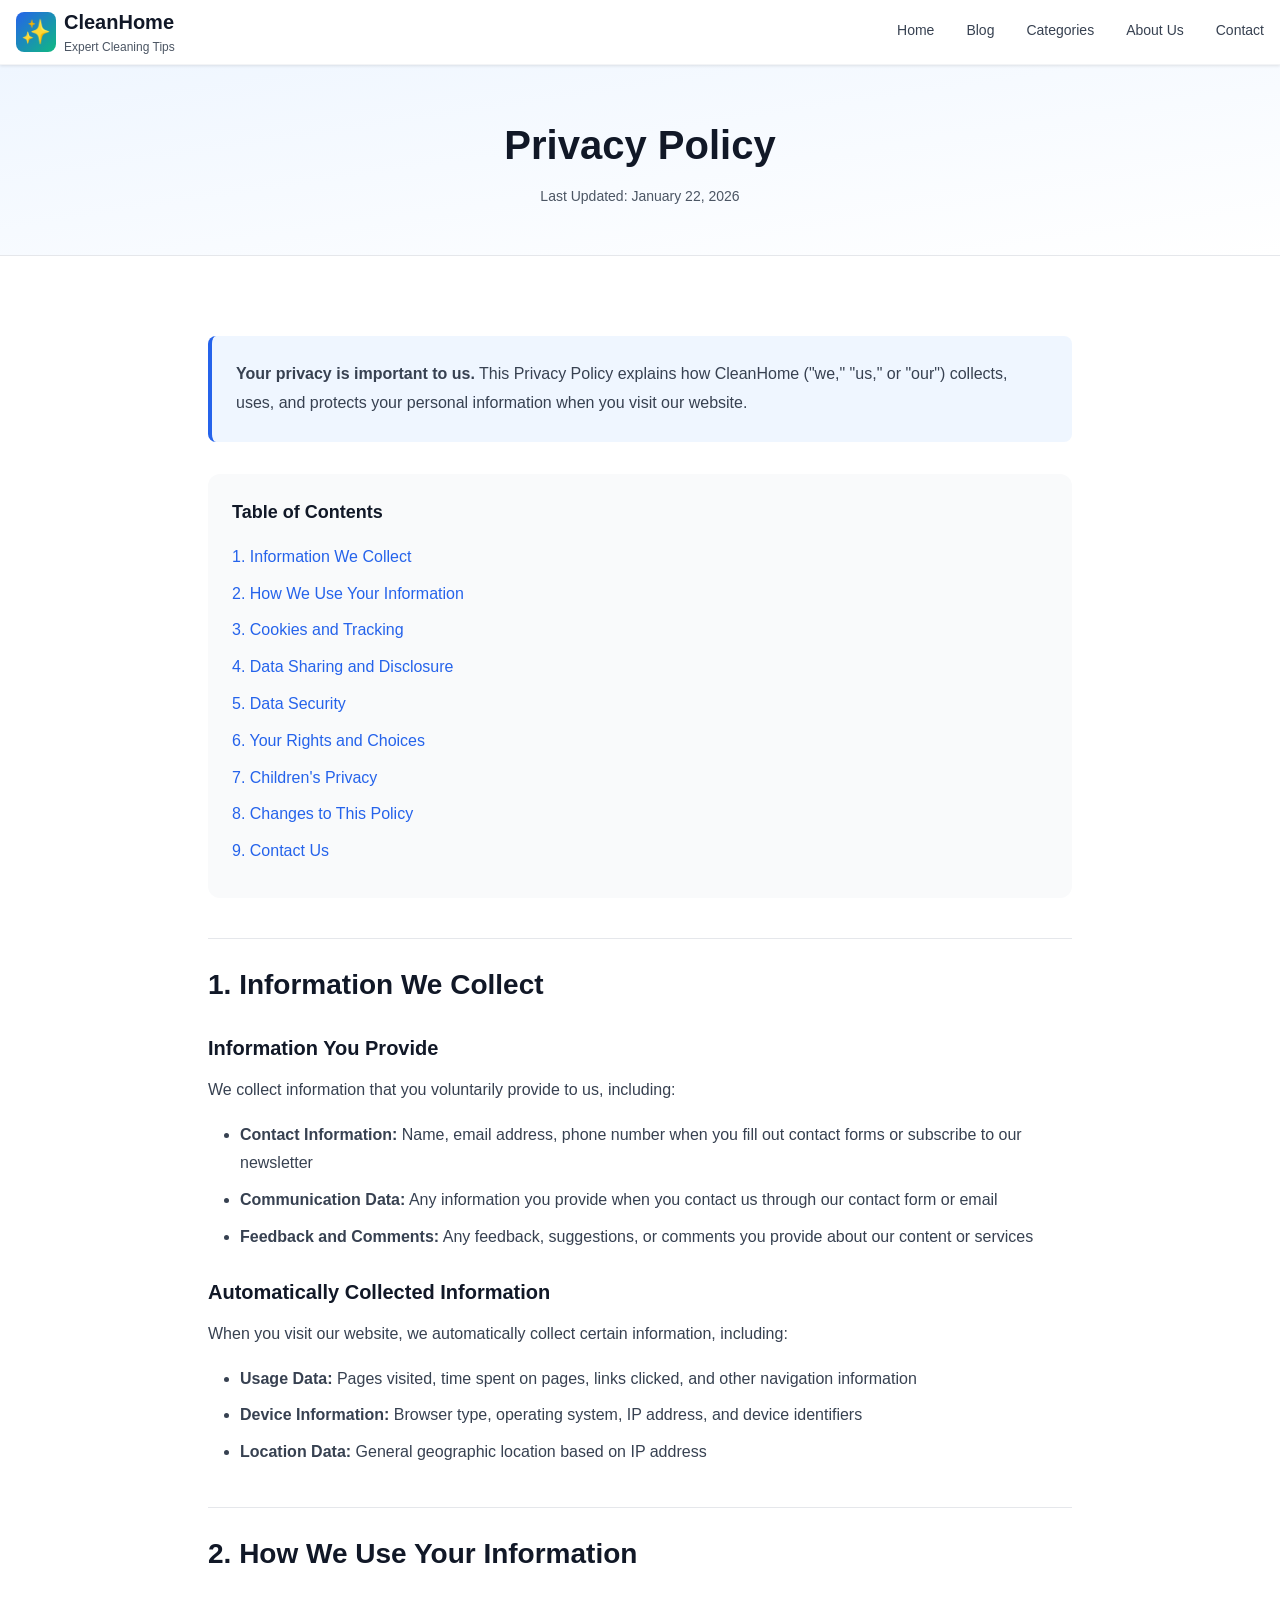
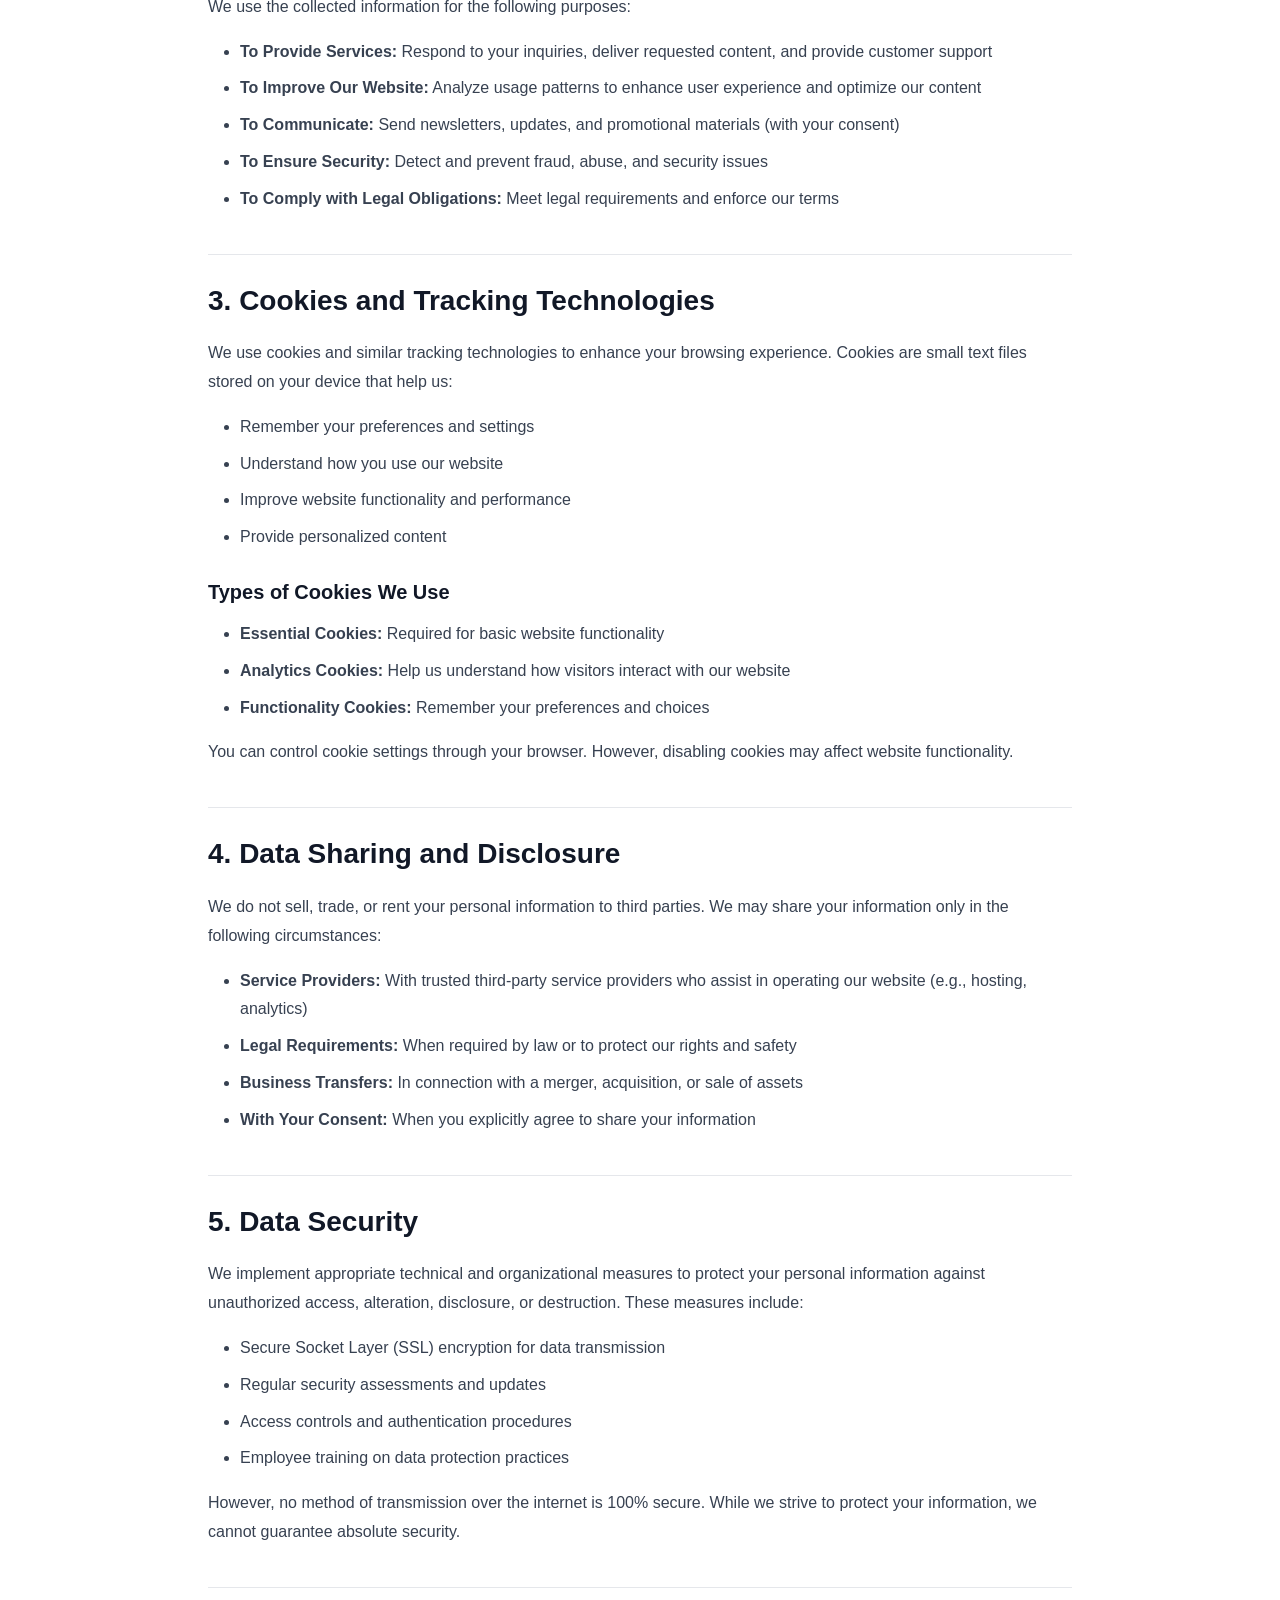
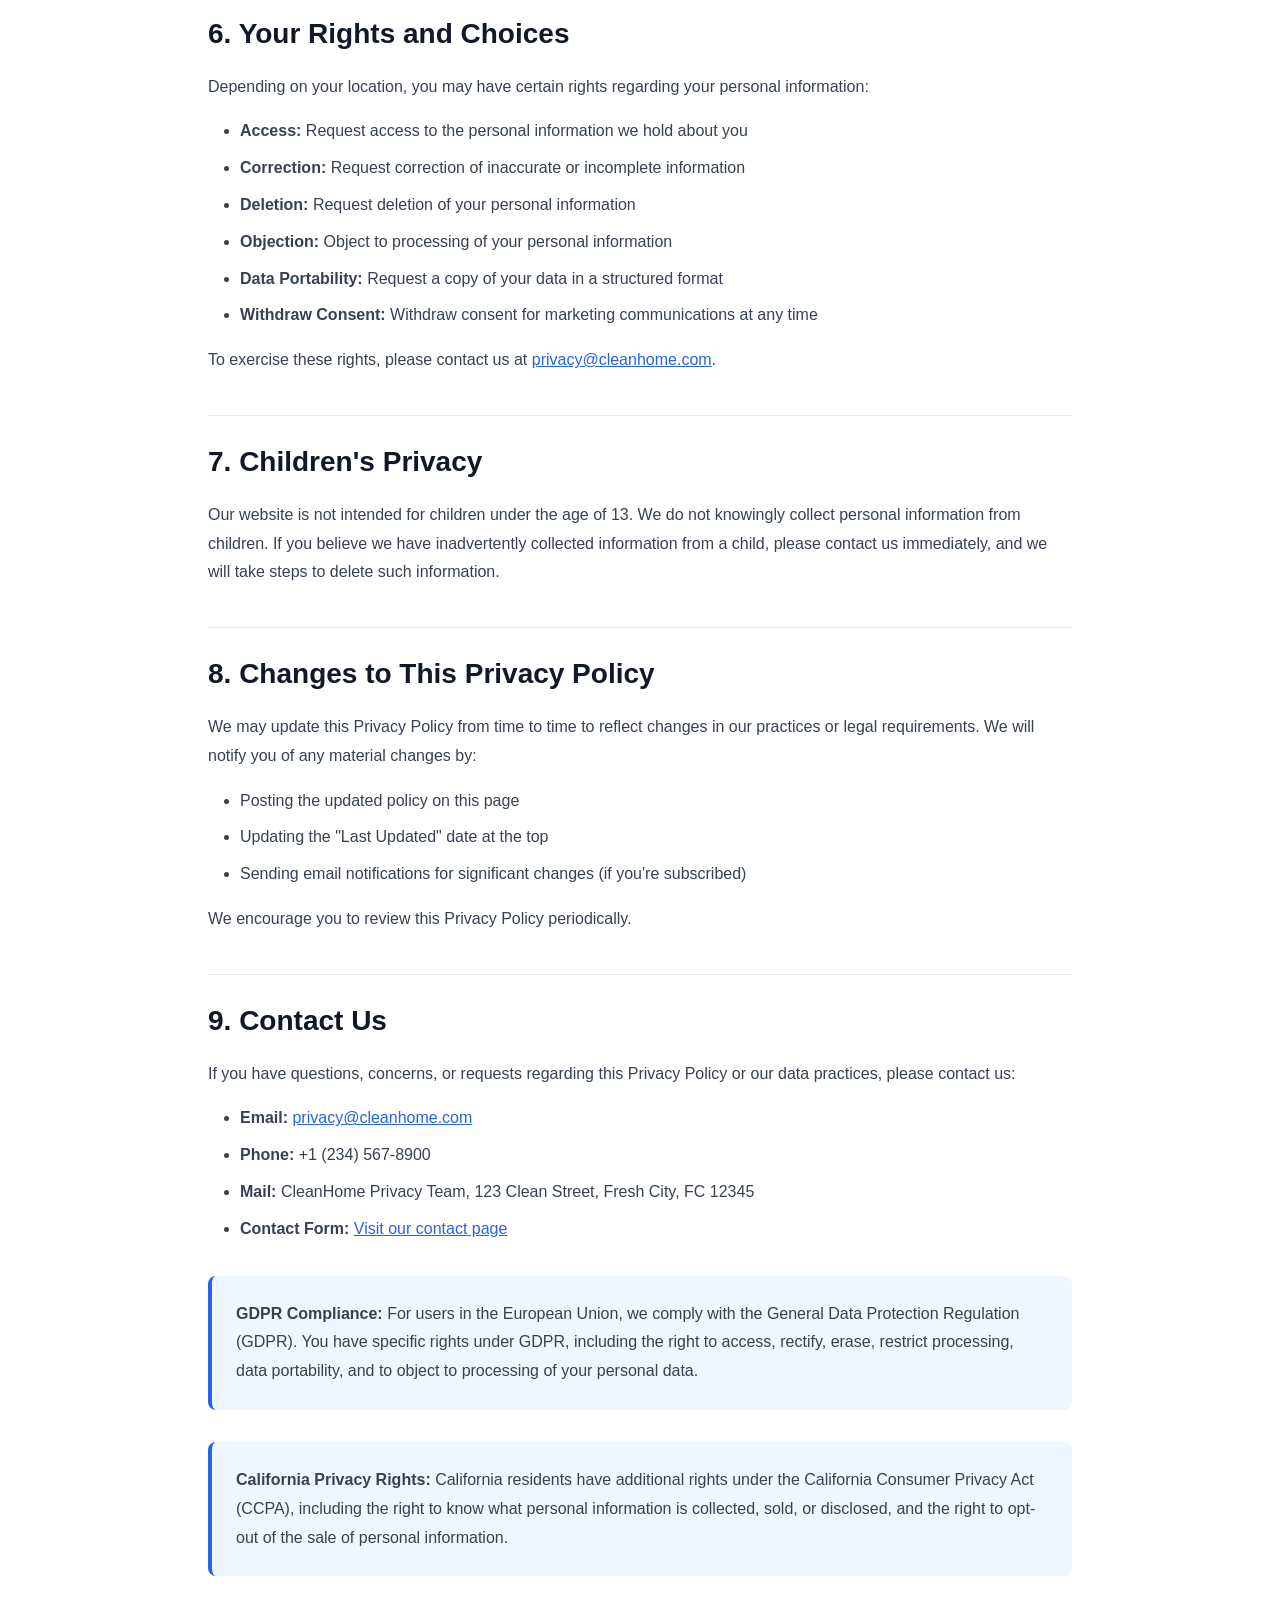
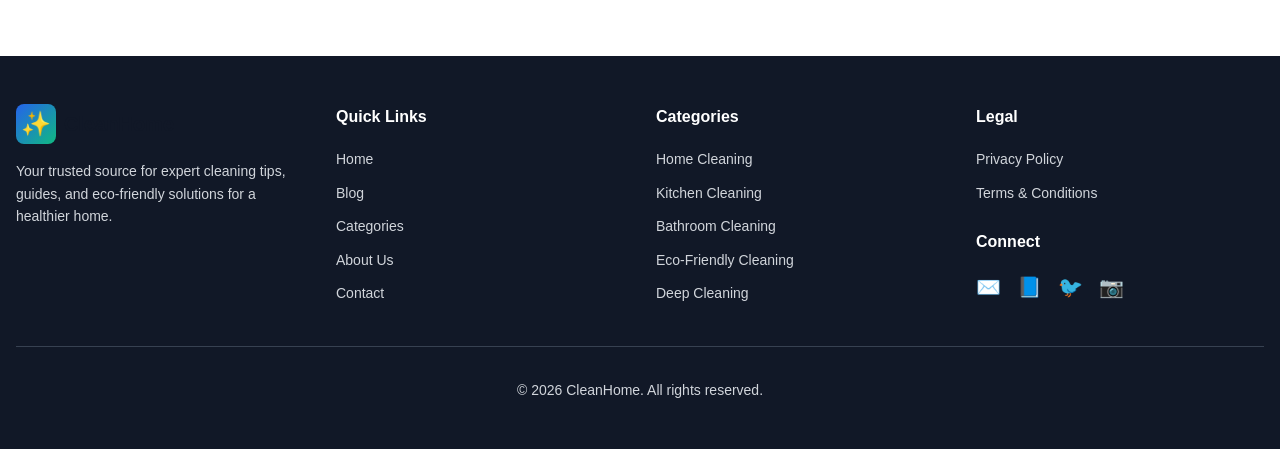
<file: privacy-policy.html>
<!DOCTYPE html>
<html lang="en">
<head>
    <meta charset="UTF-8">
    <meta name="viewport" content="width=device-width, initial-scale=1.0">
    <meta name="description" content="Privacy Policy - Learn how CleanHome collects, uses, and protects your personal information.">
    <title>Privacy Policy - CleanHome</title>
    <link rel="stylesheet" href="styles.css">
    <style>
        .legal-hero {
            background: linear-gradient(to bottom right, #eff6ff, var(--color-white));
            padding: 3rem 0;
            text-align: center;
            border-bottom: 1px solid var(--color-gray-200);
        }

        .legal-hero h1 {
            font-size: 2.5rem;
            font-weight: 700;
            color: var(--color-gray-900);
            margin-bottom: 0.5rem;
        }

        .legal-hero .last-updated {
            color: var(--color-gray-600);
            font-size: 0.875rem;
        }

        .legal-content {
            max-width: 56rem;
            margin: 0 auto;
            padding: 3rem 1rem;
        }

        .legal-content h2 {
            font-size: 1.75rem;
            font-weight: 700;
            color: var(--color-gray-900);
            margin: 2.5rem 0 1rem;
            padding-top: 1.5rem;
            border-top: 1px solid var(--color-gray-200);
        }

        .legal-content h2:first-child {
            margin-top: 0;
            border-top: none;
            padding-top: 0;
        }

        .legal-content h3 {
            font-size: 1.25rem;
            font-weight: 700;
            color: var(--color-gray-900);
            margin: 1.5rem 0 0.75rem;
        }

        .legal-content p {
            color: var(--color-gray-700);
            line-height: 1.8;
            margin-bottom: 1rem;
        }

        .legal-content ul,
        .legal-content ol {
            color: var(--color-gray-700);
            line-height: 1.8;
            margin-bottom: 1rem;
            padding-left: 2rem;
        }

        .legal-content li {
            margin-bottom: 0.5rem;
        }

        .legal-content a {
            color: var(--color-primary);
            text-decoration: underline;
        }

        .legal-content a:hover {
            opacity: 0.8;
        }

        .highlight-box {
            background: #eff6ff;
            border-left: 4px solid var(--color-primary);
            padding: 1.5rem;
            margin: 2rem 0;
            border-radius: 0.5rem;
        }

        .highlight-box p:last-child {
            margin-bottom: 0;
        }

        .toc {
            background: var(--color-gray-50);
            padding: 1.5rem;
            border-radius: 0.75rem;
            margin-bottom: 2rem;
        }

        .toc h3 {
            font-size: 1.125rem;
            font-weight: 700;
            color: var(--color-gray-900);
            margin: 0 0 1rem 0;
        }

        .toc ul {
            list-style: none;
            padding: 0;
            margin: 0;
        }

        .toc li {
            margin-bottom: 0.5rem;
        }

        .toc a {
            color: var(--color-primary);
            text-decoration: none;
        }

        .toc a:hover {
            text-decoration: underline;
        }
    </style>
</head>
<body>
    <!-- Header -->
    <header class="header">
        <div class="container">
            <div class="header-content">
                <a href="index.html" class="logo">
                    <div class="logo-icon">✨</div>
                    <div>
                        <div class="logo-title">CleanHome</div>
                        <div class="logo-subtitle">Expert Cleaning Tips</div>
                    </div>
                </a>

                <nav class="nav-desktop">
                    <a href="index.html" class="nav-link">Home</a>
                    <a href="blog.html" class="nav-link">Blog</a>
                    <a href="categories.html" class="nav-link">Categories</a>
                    <a href="about.html" class="nav-link">About Us</a>
                    <a href="contact.html" class="nav-link">Contact</a>
                </nav>

                <button class="mobile-menu-btn" id="mobileMenuBtn">
                    <span class="hamburger"></span>
                </button>
            </div>

            <nav class="nav-mobile" id="mobileMenu">
                <a href="index.html" class="nav-link-mobile">Home</a>
                <a href="blog.html" class="nav-link-mobile">Blog</a>
                <a href="categories.html" class="nav-link-mobile">Categories</a>
                <a href="about.html" class="nav-link-mobile">About Us</a>
                <a href="contact.html" class="nav-link-mobile">Contact</a>
            </nav>
        </div>
    </header>

    <!-- Hero Section -->
    <section class="legal-hero">
        <div class="container">
            <h1>Privacy Policy</h1>
            <p class="last-updated">Last Updated: January 22, 2026</p>
        </div>
    </section>

    <!-- Legal Content -->
    <div class="legal-content">
        <div class="highlight-box">
            <p><strong>Your privacy is important to us.</strong> This Privacy Policy explains how CleanHome ("we," "us," or "our") collects, uses, and protects your personal information when you visit our website.</p>
        </div>

        <div class="toc">
            <h3>Table of Contents</h3>
            <ul>
                <li><a href="#information-we-collect">1. Information We Collect</a></li>
                <li><a href="#how-we-use">2. How We Use Your Information</a></li>
                <li><a href="#cookies">3. Cookies and Tracking</a></li>
                <li><a href="#data-sharing">4. Data Sharing and Disclosure</a></li>
                <li><a href="#data-security">5. Data Security</a></li>
                <li><a href="#your-rights">6. Your Rights and Choices</a></li>
                <li><a href="#children">7. Children's Privacy</a></li>
                <li><a href="#changes">8. Changes to This Policy</a></li>
                <li><a href="#contact-us">9. Contact Us</a></li>
            </ul>
        </div>

        <h2 id="information-we-collect">1. Information We Collect</h2>
        
        <h3>Information You Provide</h3>
        <p>We collect information that you voluntarily provide to us, including:</p>
        <ul>
            <li><strong>Contact Information:</strong> Name, email address, phone number when you fill out contact forms or subscribe to our newsletter</li>
            <li><strong>Communication Data:</strong> Any information you provide when you contact us through our contact form or email</li>
            <li><strong>Feedback and Comments:</strong> Any feedback, suggestions, or comments you provide about our content or services</li>
        </ul>

        <h3>Automatically Collected Information</h3>
        <p>When you visit our website, we automatically collect certain information, including:</p>
        <ul>
            <li><strong>Usage Data:</strong> Pages visited, time spent on pages, links clicked, and other navigation information</li>
            <li><strong>Device Information:</strong> Browser type, operating system, IP address, and device identifiers</li>
            <li><strong>Location Data:</strong> General geographic location based on IP address</li>
        </ul>

        <h2 id="how-we-use">2. How We Use Your Information</h2>
        
        <p>We use the collected information for the following purposes:</p>
        <ul>
            <li><strong>To Provide Services:</strong> Respond to your inquiries, deliver requested content, and provide customer support</li>
            <li><strong>To Improve Our Website:</strong> Analyze usage patterns to enhance user experience and optimize our content</li>
            <li><strong>To Communicate:</strong> Send newsletters, updates, and promotional materials (with your consent)</li>
            <li><strong>To Ensure Security:</strong> Detect and prevent fraud, abuse, and security issues</li>
            <li><strong>To Comply with Legal Obligations:</strong> Meet legal requirements and enforce our terms</li>
        </ul>

        <h2 id="cookies">3. Cookies and Tracking Technologies</h2>
        
        <p>We use cookies and similar tracking technologies to enhance your browsing experience. Cookies are small text files stored on your device that help us:</p>
        <ul>
            <li>Remember your preferences and settings</li>
            <li>Understand how you use our website</li>
            <li>Improve website functionality and performance</li>
            <li>Provide personalized content</li>
        </ul>

        <h3>Types of Cookies We Use</h3>
        <ul>
            <li><strong>Essential Cookies:</strong> Required for basic website functionality</li>
            <li><strong>Analytics Cookies:</strong> Help us understand how visitors interact with our website</li>
            <li><strong>Functionality Cookies:</strong> Remember your preferences and choices</li>
        </ul>

        <p>You can control cookie settings through your browser. However, disabling cookies may affect website functionality.</p>

        <h2 id="data-sharing">4. Data Sharing and Disclosure</h2>
        
        <p>We do not sell, trade, or rent your personal information to third parties. We may share your information only in the following circumstances:</p>
        <ul>
            <li><strong>Service Providers:</strong> With trusted third-party service providers who assist in operating our website (e.g., hosting, analytics)</li>
            <li><strong>Legal Requirements:</strong> When required by law or to protect our rights and safety</li>
            <li><strong>Business Transfers:</strong> In connection with a merger, acquisition, or sale of assets</li>
            <li><strong>With Your Consent:</strong> When you explicitly agree to share your information</li>
        </ul>

        <h2 id="data-security">5. Data Security</h2>
        
        <p>We implement appropriate technical and organizational measures to protect your personal information against unauthorized access, alteration, disclosure, or destruction. These measures include:</p>
        <ul>
            <li>Secure Socket Layer (SSL) encryption for data transmission</li>
            <li>Regular security assessments and updates</li>
            <li>Access controls and authentication procedures</li>
            <li>Employee training on data protection practices</li>
        </ul>

        <p>However, no method of transmission over the internet is 100% secure. While we strive to protect your information, we cannot guarantee absolute security.</p>

        <h2 id="your-rights">6. Your Rights and Choices</h2>
        
        <p>Depending on your location, you may have certain rights regarding your personal information:</p>
        <ul>
            <li><strong>Access:</strong> Request access to the personal information we hold about you</li>
            <li><strong>Correction:</strong> Request correction of inaccurate or incomplete information</li>
            <li><strong>Deletion:</strong> Request deletion of your personal information</li>
            <li><strong>Objection:</strong> Object to processing of your personal information</li>
            <li><strong>Data Portability:</strong> Request a copy of your data in a structured format</li>
            <li><strong>Withdraw Consent:</strong> Withdraw consent for marketing communications at any time</li>
        </ul>

        <p>To exercise these rights, please contact us at <a href="mailto:privacy@cleanhome.com">privacy@cleanhome.com</a>.</p>

        <h2 id="children">7. Children's Privacy</h2>
        
        <p>Our website is not intended for children under the age of 13. We do not knowingly collect personal information from children. If you believe we have inadvertently collected information from a child, please contact us immediately, and we will take steps to delete such information.</p>

        <h2 id="changes">8. Changes to This Privacy Policy</h2>
        
        <p>We may update this Privacy Policy from time to time to reflect changes in our practices or legal requirements. We will notify you of any material changes by:</p>
        <ul>
            <li>Posting the updated policy on this page</li>
            <li>Updating the "Last Updated" date at the top</li>
            <li>Sending email notifications for significant changes (if you're subscribed)</li>
        </ul>

        <p>We encourage you to review this Privacy Policy periodically.</p>

        <h2 id="contact-us">9. Contact Us</h2>
        
        <p>If you have questions, concerns, or requests regarding this Privacy Policy or our data practices, please contact us:</p>
        <ul>
            <li><strong>Email:</strong> <a href="mailto:privacy@cleanhome.com">privacy@cleanhome.com</a></li>
            <li><strong>Phone:</strong> +1 (234) 567-8900</li>
            <li><strong>Mail:</strong> CleanHome Privacy Team, 123 Clean Street, Fresh City, FC 12345</li>
            <li><strong>Contact Form:</strong> <a href="contact.html">Visit our contact page</a></li>
        </ul>

        <div class="highlight-box">
            <p><strong>GDPR Compliance:</strong> For users in the European Union, we comply with the General Data Protection Regulation (GDPR). You have specific rights under GDPR, including the right to access, rectify, erase, restrict processing, data portability, and to object to processing of your personal data.</p>
        </div>

        <div class="highlight-box">
            <p><strong>California Privacy Rights:</strong> California residents have additional rights under the California Consumer Privacy Act (CCPA), including the right to know what personal information is collected, sold, or disclosed, and the right to opt-out of the sale of personal information.</p>
        </div>
    </div>

    <!-- Footer -->
    <footer class="footer">
        <div class="container">
            <div class="footer-grid">
                <div class="footer-col">
                    <a href="index.html" class="footer-logo">
                        <div class="logo-icon">✨</div>
                        <div class="logo-title">CleanHome</div>
                    </a>
                    <p class="footer-text">
                        Your trusted source for expert cleaning tips, guides, and eco-friendly solutions for a healthier home.
                    </p>
                </div>

                <div class="footer-col">
                    <h3 class="footer-heading">Quick Links</h3>
                    <ul class="footer-links">
                        <li><a href="index.html">Home</a></li>
                        <li><a href="blog.html">Blog</a></li>
                        <li><a href="categories.html">Categories</a></li>
                        <li><a href="about.html">About Us</a></li>
                        <li><a href="contact.html">Contact</a></li>
                    </ul>
                </div>

                <div class="footer-col">
                    <h3 class="footer-heading">Categories</h3>
                    <ul class="footer-links">
                        <li><a href="categories.html#home-cleaning">Home Cleaning</a></li>
                        <li><a href="categories.html#kitchen-cleaning">Kitchen Cleaning</a></li>
                        <li><a href="categories.html#bathroom-cleaning">Bathroom Cleaning</a></li>
                        <li><a href="categories.html#eco-friendly-cleaning">Eco-Friendly Cleaning</a></li>
                        <li><a href="categories.html#deep-cleaning">Deep Cleaning</a></li>
                    </ul>
                </div>

                <div class="footer-col">
                    <h3 class="footer-heading">Legal</h3>
                    <ul class="footer-links">
                        <li><a href="privacy-policy.html">Privacy Policy</a></li>
                        <li><a href="terms-and-conditions.html">Terms & Conditions</a></li>
                    </ul>
                    <h3 class="footer-heading" style="margin-top: 1.5rem;">Connect</h3>
                    <div class="social-links">
                        <a href="mailto:info@cleanhome.com" aria-label="Email">✉️</a>
                        <a href="#" aria-label="Facebook">📘</a>
                        <a href="#" aria-label="Twitter">🐦</a>
                        <a href="#" aria-label="Instagram">📷</a>
                    </div>
                </div>
            </div>

            <div class="footer-bottom">
                <p>&copy; <span id="currentYear"></span> CleanHome. All rights reserved.</p>
            </div>
        </div>
    </footer>

    <script src="blog-data.js"></script>
    <script src="script.js"></script>
</body>
</html>
</file>
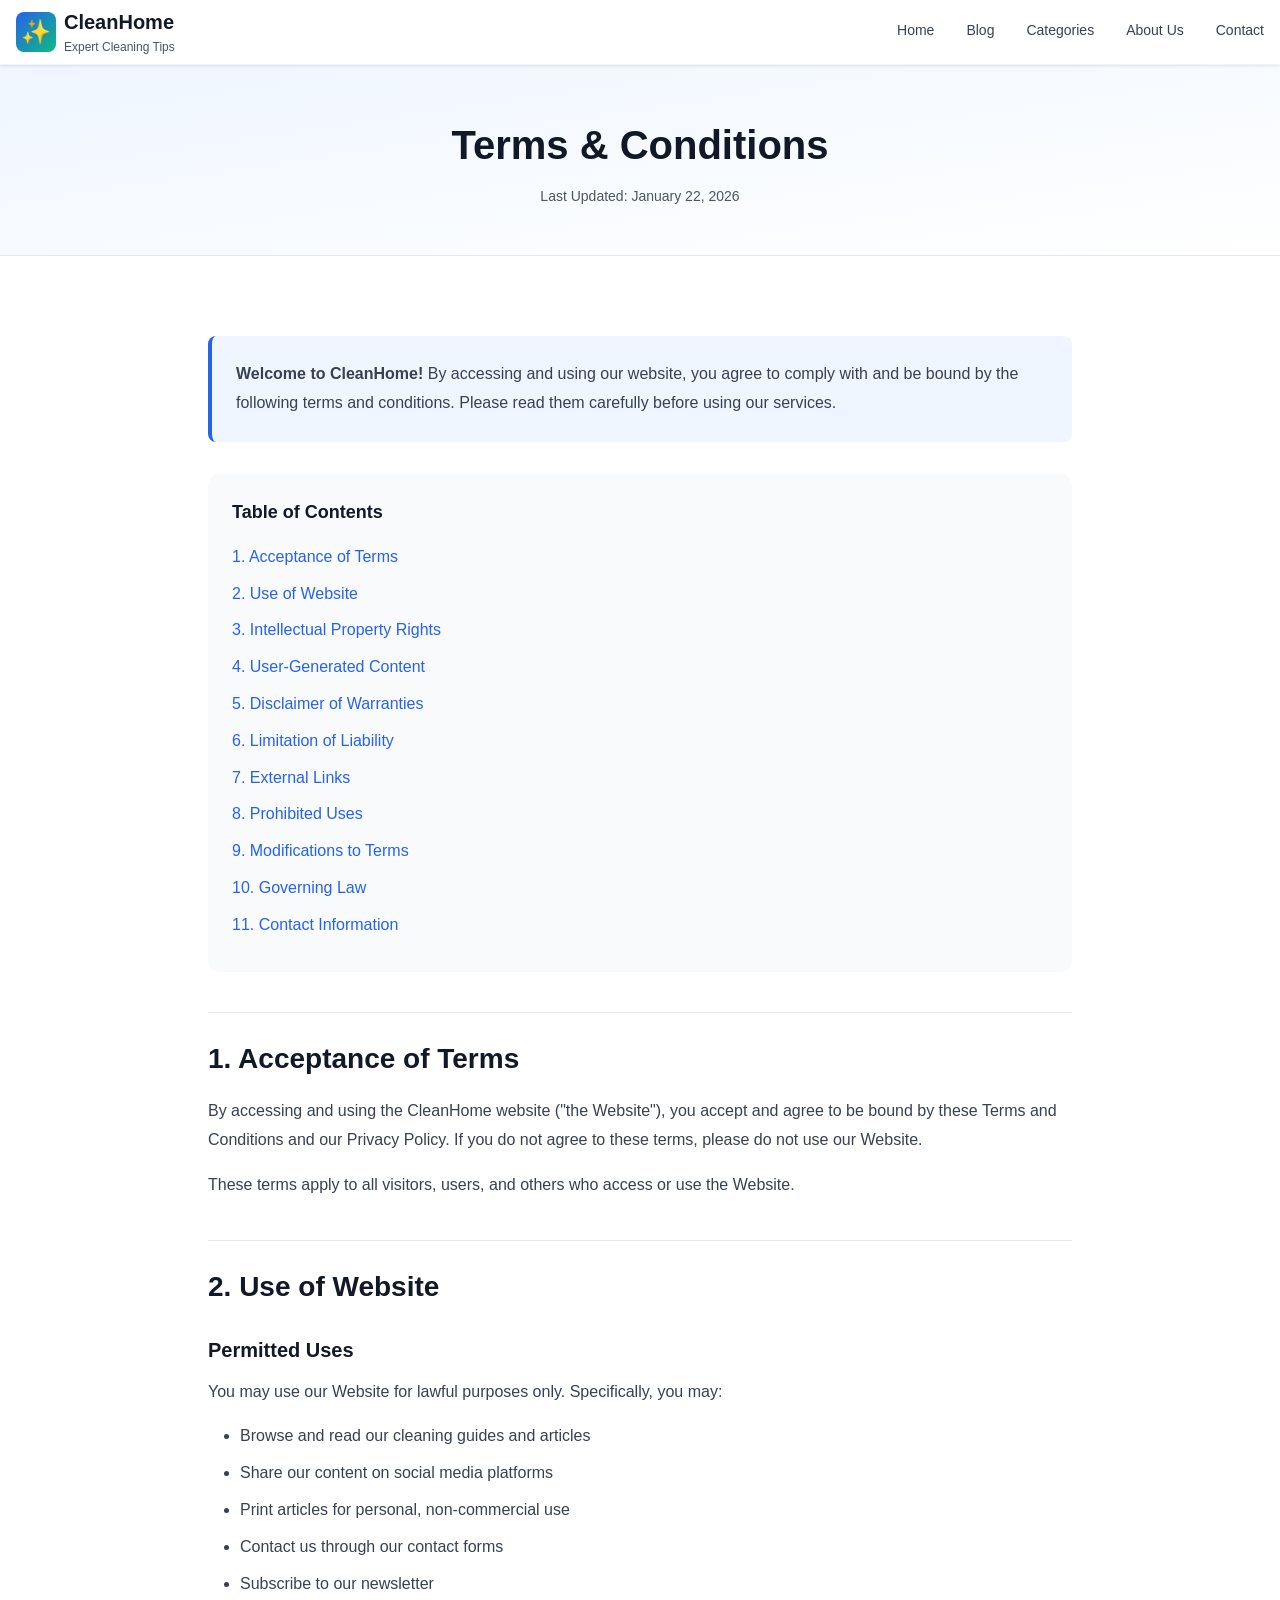
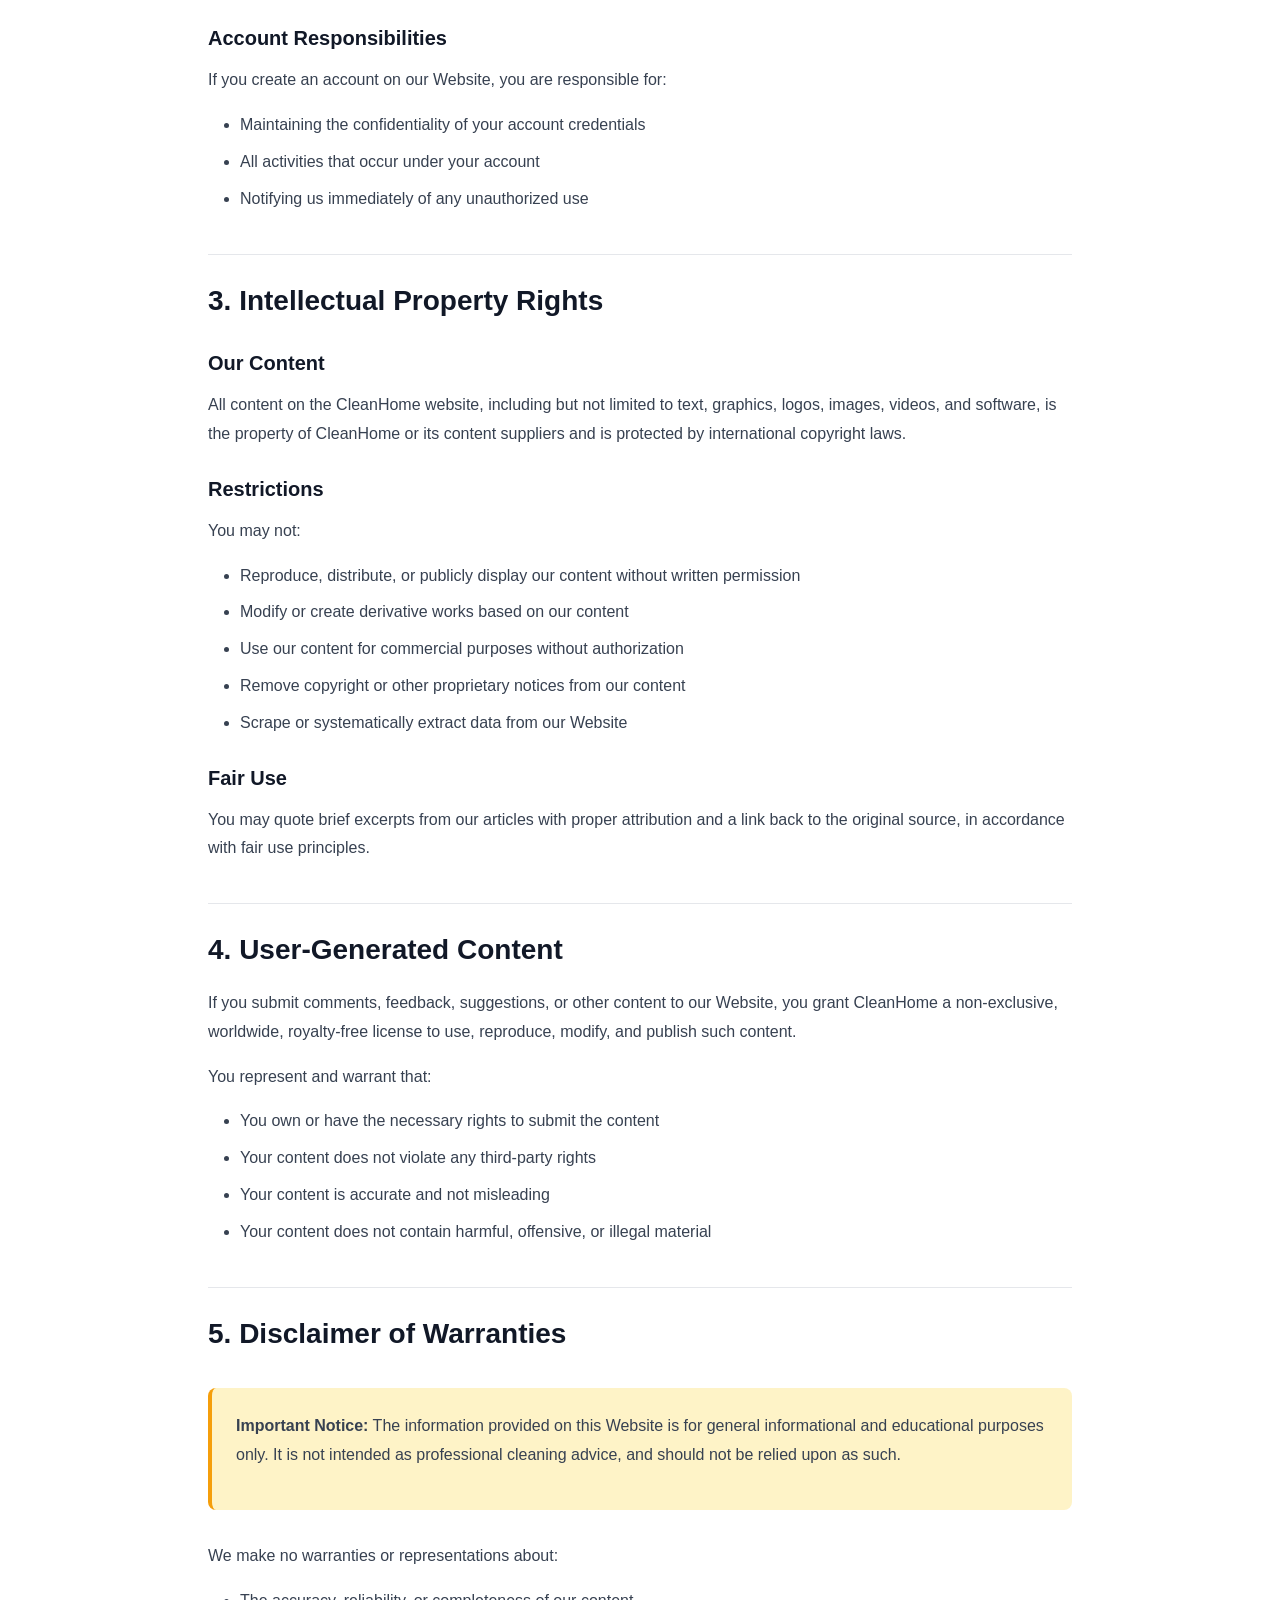
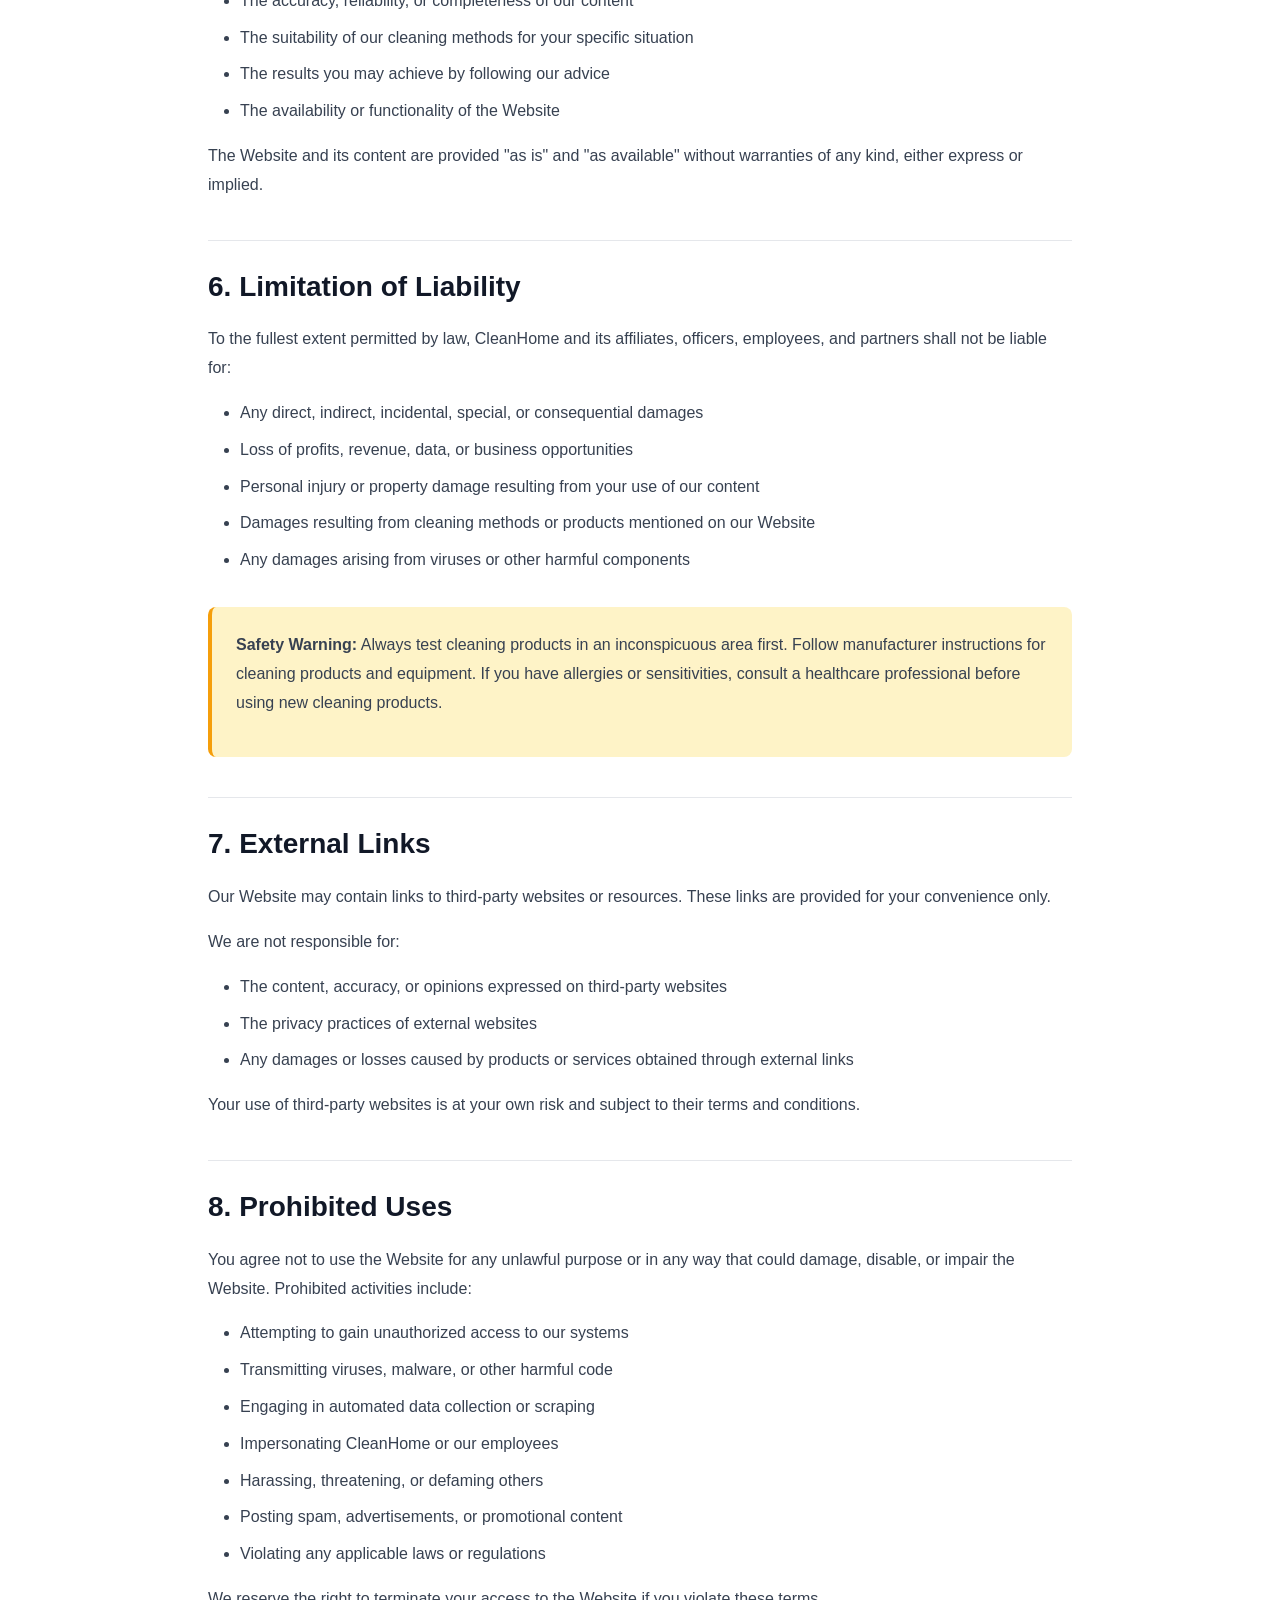
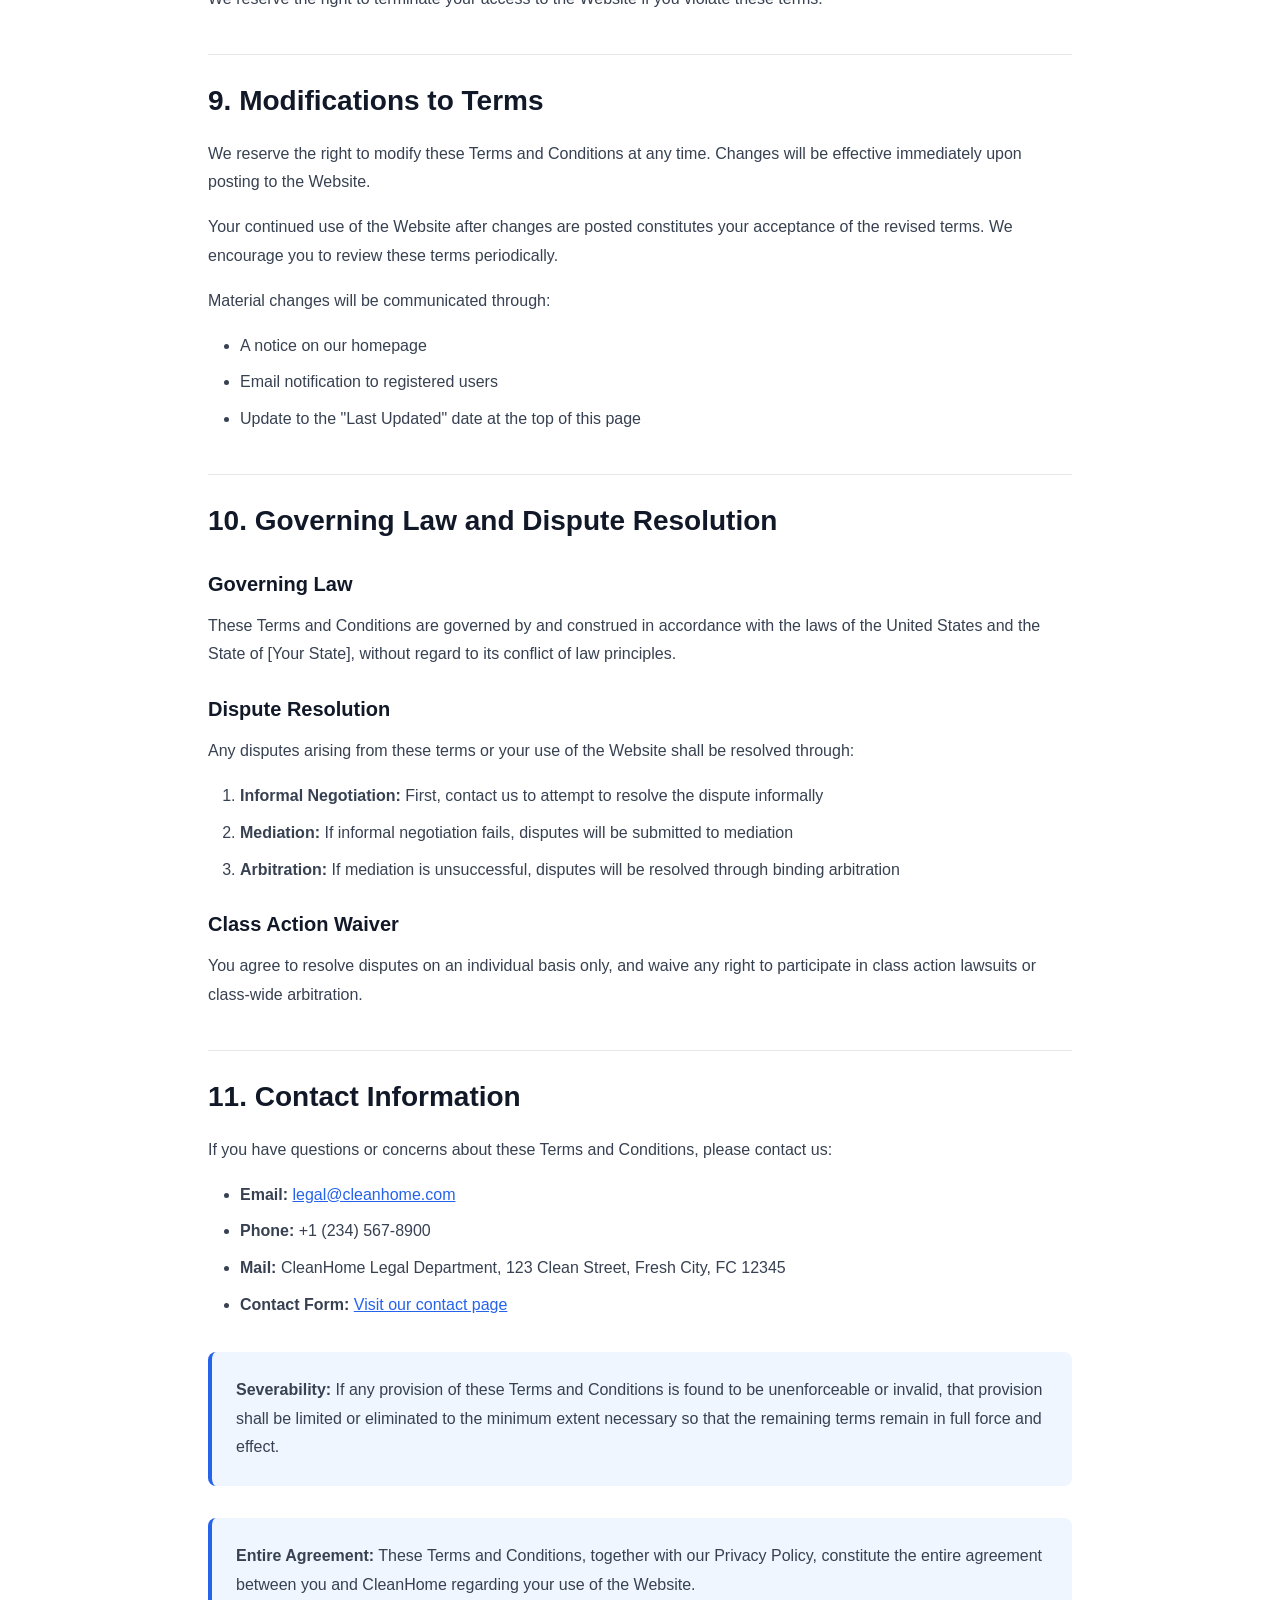
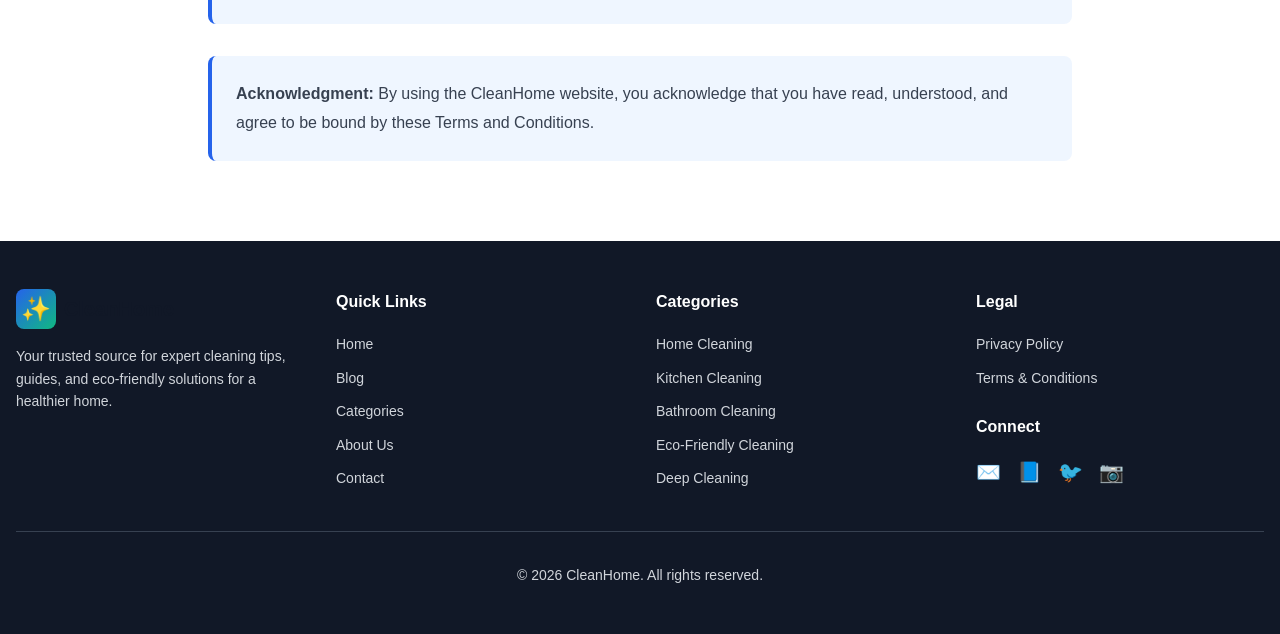
<file: terms-and-conditions.html>
<!DOCTYPE html>
<html lang="en">
<head>
    <meta charset="UTF-8">
    <meta name="viewport" content="width=device-width, initial-scale=1.0">
    <meta name="description" content="Terms and Conditions - Read our terms of use for the CleanHome website and services.">
    <title>Terms & Conditions - CleanHome</title>
    <link rel="stylesheet" href="styles.css">
    <style>
        .legal-hero {
            background: linear-gradient(to bottom right, #eff6ff, var(--color-white));
            padding: 3rem 0;
            text-align: center;
            border-bottom: 1px solid var(--color-gray-200);
        }

        .legal-hero h1 {
            font-size: 2.5rem;
            font-weight: 700;
            color: var(--color-gray-900);
            margin-bottom: 0.5rem;
        }

        .legal-hero .last-updated {
            color: var(--color-gray-600);
            font-size: 0.875rem;
        }

        .legal-content {
            max-width: 56rem;
            margin: 0 auto;
            padding: 3rem 1rem;
        }

        .legal-content h2 {
            font-size: 1.75rem;
            font-weight: 700;
            color: var(--color-gray-900);
            margin: 2.5rem 0 1rem;
            padding-top: 1.5rem;
            border-top: 1px solid var(--color-gray-200);
        }

        .legal-content h2:first-child {
            margin-top: 0;
            border-top: none;
            padding-top: 0;
        }

        .legal-content h3 {
            font-size: 1.25rem;
            font-weight: 700;
            color: var(--color-gray-900);
            margin: 1.5rem 0 0.75rem;
        }

        .legal-content p {
            color: var(--color-gray-700);
            line-height: 1.8;
            margin-bottom: 1rem;
        }

        .legal-content ul,
        .legal-content ol {
            color: var(--color-gray-700);
            line-height: 1.8;
            margin-bottom: 1rem;
            padding-left: 2rem;
        }

        .legal-content li {
            margin-bottom: 0.5rem;
        }

        .legal-content a {
            color: var(--color-primary);
            text-decoration: underline;
        }

        .legal-content a:hover {
            opacity: 0.8;
        }

        .highlight-box {
            background: #eff6ff;
            border-left: 4px solid var(--color-primary);
            padding: 1.5rem;
            margin: 2rem 0;
            border-radius: 0.5rem;
        }

        .highlight-box p:last-child {
            margin-bottom: 0;
        }

        .warning-box {
            background: #fef3c7;
            border-left: 4px solid #f59e0b;
            padding: 1.5rem;
            margin: 2rem 0;
            border-radius: 0.5rem;
        }

        .toc {
            background: var(--color-gray-50);
            padding: 1.5rem;
            border-radius: 0.75rem;
            margin-bottom: 2rem;
        }

        .toc h3 {
            font-size: 1.125rem;
            font-weight: 700;
            color: var(--color-gray-900);
            margin: 0 0 1rem 0;
        }

        .toc ul {
            list-style: none;
            padding: 0;
            margin: 0;
        }

        .toc li {
            margin-bottom: 0.5rem;
        }

        .toc a {
            color: var(--color-primary);
            text-decoration: none;
        }

        .toc a:hover {
            text-decoration: underline;
        }
    </style>
</head>
<body>
    <!-- Header -->
    <header class="header">
        <div class="container">
            <div class="header-content">
                <a href="index.html" class="logo">
                    <div class="logo-icon">✨</div>
                    <div>
                        <div class="logo-title">CleanHome</div>
                        <div class="logo-subtitle">Expert Cleaning Tips</div>
                    </div>
                </a>

                <nav class="nav-desktop">
                    <a href="index.html" class="nav-link">Home</a>
                    <a href="blog.html" class="nav-link">Blog</a>
                    <a href="categories.html" class="nav-link">Categories</a>
                    <a href="about.html" class="nav-link">About Us</a>
                    <a href="contact.html" class="nav-link">Contact</a>
                </nav>

                <button class="mobile-menu-btn" id="mobileMenuBtn">
                    <span class="hamburger"></span>
                </button>
            </div>

            <nav class="nav-mobile" id="mobileMenu">
                <a href="index.html" class="nav-link-mobile">Home</a>
                <a href="blog.html" class="nav-link-mobile">Blog</a>
                <a href="categories.html" class="nav-link-mobile">Categories</a>
                <a href="about.html" class="nav-link-mobile">About Us</a>
                <a href="contact.html" class="nav-link-mobile">Contact</a>
            </nav>
        </div>
    </header>

    <!-- Hero Section -->
    <section class="legal-hero">
        <div class="container">
            <h1>Terms & Conditions</h1>
            <p class="last-updated">Last Updated: January 22, 2026</p>
        </div>
    </section>

    <!-- Legal Content -->
    <div class="legal-content">
        <div class="highlight-box">
            <p><strong>Welcome to CleanHome!</strong> By accessing and using our website, you agree to comply with and be bound by the following terms and conditions. Please read them carefully before using our services.</p>
        </div>

        <div class="toc">
            <h3>Table of Contents</h3>
            <ul>
                <li><a href="#acceptance">1. Acceptance of Terms</a></li>
                <li><a href="#use-of-website">2. Use of Website</a></li>
                <li><a href="#intellectual-property">3. Intellectual Property Rights</a></li>
                <li><a href="#user-content">4. User-Generated Content</a></li>
                <li><a href="#disclaimer">5. Disclaimer of Warranties</a></li>
                <li><a href="#limitation-liability">6. Limitation of Liability</a></li>
                <li><a href="#external-links">7. External Links</a></li>
                <li><a href="#prohibited-uses">8. Prohibited Uses</a></li>
                <li><a href="#modifications">9. Modifications to Terms</a></li>
                <li><a href="#governing-law">10. Governing Law</a></li>
                <li><a href="#contact">11. Contact Information</a></li>
            </ul>
        </div>

        <h2 id="acceptance">1. Acceptance of Terms</h2>
        <p>By accessing and using the CleanHome website ("the Website"), you accept and agree to be bound by these Terms and Conditions and our Privacy Policy. If you do not agree to these terms, please do not use our Website.</p>
        <p>These terms apply to all visitors, users, and others who access or use the Website.</p>

        <h2 id="use-of-website">2. Use of Website</h2>
        
        <h3>Permitted Uses</h3>
        <p>You may use our Website for lawful purposes only. Specifically, you may:</p>
        <ul>
            <li>Browse and read our cleaning guides and articles</li>
            <li>Share our content on social media platforms</li>
            <li>Print articles for personal, non-commercial use</li>
            <li>Contact us through our contact forms</li>
            <li>Subscribe to our newsletter</li>
        </ul>

        <h3>Account Responsibilities</h3>
        <p>If you create an account on our Website, you are responsible for:</p>
        <ul>
            <li>Maintaining the confidentiality of your account credentials</li>
            <li>All activities that occur under your account</li>
            <li>Notifying us immediately of any unauthorized use</li>
        </ul>

        <h2 id="intellectual-property">3. Intellectual Property Rights</h2>
        
        <h3>Our Content</h3>
        <p>All content on the CleanHome website, including but not limited to text, graphics, logos, images, videos, and software, is the property of CleanHome or its content suppliers and is protected by international copyright laws.</p>

        <h3>Restrictions</h3>
        <p>You may not:</p>
        <ul>
            <li>Reproduce, distribute, or publicly display our content without written permission</li>
            <li>Modify or create derivative works based on our content</li>
            <li>Use our content for commercial purposes without authorization</li>
            <li>Remove copyright or other proprietary notices from our content</li>
            <li>Scrape or systematically extract data from our Website</li>
        </ul>

        <h3>Fair Use</h3>
        <p>You may quote brief excerpts from our articles with proper attribution and a link back to the original source, in accordance with fair use principles.</p>

        <h2 id="user-content">4. User-Generated Content</h2>
        
        <p>If you submit comments, feedback, suggestions, or other content to our Website, you grant CleanHome a non-exclusive, worldwide, royalty-free license to use, reproduce, modify, and publish such content.</p>

        <p>You represent and warrant that:</p>
        <ul>
            <li>You own or have the necessary rights to submit the content</li>
            <li>Your content does not violate any third-party rights</li>
            <li>Your content is accurate and not misleading</li>
            <li>Your content does not contain harmful, offensive, or illegal material</li>
        </ul>

        <h2 id="disclaimer">5. Disclaimer of Warranties</h2>
        
        <div class="warning-box">
            <p><strong>Important Notice:</strong> The information provided on this Website is for general informational and educational purposes only. It is not intended as professional cleaning advice, and should not be relied upon as such.</p>
        </div>

        <p>We make no warranties or representations about:</p>
        <ul>
            <li>The accuracy, reliability, or completeness of our content</li>
            <li>The suitability of our cleaning methods for your specific situation</li>
            <li>The results you may achieve by following our advice</li>
            <li>The availability or functionality of the Website</li>
        </ul>

        <p>The Website and its content are provided "as is" and "as available" without warranties of any kind, either express or implied.</p>

        <h2 id="limitation-liability">6. Limitation of Liability</h2>
        
        <p>To the fullest extent permitted by law, CleanHome and its affiliates, officers, employees, and partners shall not be liable for:</p>
        <ul>
            <li>Any direct, indirect, incidental, special, or consequential damages</li>
            <li>Loss of profits, revenue, data, or business opportunities</li>
            <li>Personal injury or property damage resulting from your use of our content</li>
            <li>Damages resulting from cleaning methods or products mentioned on our Website</li>
            <li>Any damages arising from viruses or other harmful components</li>
        </ul>

        <div class="warning-box">
            <p><strong>Safety Warning:</strong> Always test cleaning products in an inconspicuous area first. Follow manufacturer instructions for cleaning products and equipment. If you have allergies or sensitivities, consult a healthcare professional before using new cleaning products.</p>
        </div>

        <h2 id="external-links">7. External Links</h2>
        
        <p>Our Website may contain links to third-party websites or resources. These links are provided for your convenience only.</p>

        <p>We are not responsible for:</p>
        <ul>
            <li>The content, accuracy, or opinions expressed on third-party websites</li>
            <li>The privacy practices of external websites</li>
            <li>Any damages or losses caused by products or services obtained through external links</li>
        </ul>

        <p>Your use of third-party websites is at your own risk and subject to their terms and conditions.</p>

        <h2 id="prohibited-uses">8. Prohibited Uses</h2>
        
        <p>You agree not to use the Website for any unlawful purpose or in any way that could damage, disable, or impair the Website. Prohibited activities include:</p>
        <ul>
            <li>Attempting to gain unauthorized access to our systems</li>
            <li>Transmitting viruses, malware, or other harmful code</li>
            <li>Engaging in automated data collection or scraping</li>
            <li>Impersonating CleanHome or our employees</li>
            <li>Harassing, threatening, or defaming others</li>
            <li>Posting spam, advertisements, or promotional content</li>
            <li>Violating any applicable laws or regulations</li>
        </ul>

        <p>We reserve the right to terminate your access to the Website if you violate these terms.</p>

        <h2 id="modifications">9. Modifications to Terms</h2>
        
        <p>We reserve the right to modify these Terms and Conditions at any time. Changes will be effective immediately upon posting to the Website.</p>

        <p>Your continued use of the Website after changes are posted constitutes your acceptance of the revised terms. We encourage you to review these terms periodically.</p>

        <p>Material changes will be communicated through:</p>
        <ul>
            <li>A notice on our homepage</li>
            <li>Email notification to registered users</li>
            <li>Update to the "Last Updated" date at the top of this page</li>
        </ul>

        <h2 id="governing-law">10. Governing Law and Dispute Resolution</h2>
        
        <h3>Governing Law</h3>
        <p>These Terms and Conditions are governed by and construed in accordance with the laws of the United States and the State of [Your State], without regard to its conflict of law principles.</p>

        <h3>Dispute Resolution</h3>
        <p>Any disputes arising from these terms or your use of the Website shall be resolved through:</p>
        <ol>
            <li><strong>Informal Negotiation:</strong> First, contact us to attempt to resolve the dispute informally</li>
            <li><strong>Mediation:</strong> If informal negotiation fails, disputes will be submitted to mediation</li>
            <li><strong>Arbitration:</strong> If mediation is unsuccessful, disputes will be resolved through binding arbitration</li>
        </ol>

        <h3>Class Action Waiver</h3>
        <p>You agree to resolve disputes on an individual basis only, and waive any right to participate in class action lawsuits or class-wide arbitration.</p>

        <h2 id="contact">11. Contact Information</h2>
        
        <p>If you have questions or concerns about these Terms and Conditions, please contact us:</p>
        <ul>
            <li><strong>Email:</strong> <a href="mailto:legal@cleanhome.com">legal@cleanhome.com</a></li>
            <li><strong>Phone:</strong> +1 (234) 567-8900</li>
            <li><strong>Mail:</strong> CleanHome Legal Department, 123 Clean Street, Fresh City, FC 12345</li>
            <li><strong>Contact Form:</strong> <a href="contact.html">Visit our contact page</a></li>
        </ul>

        <div class="highlight-box">
            <p><strong>Severability:</strong> If any provision of these Terms and Conditions is found to be unenforceable or invalid, that provision shall be limited or eliminated to the minimum extent necessary so that the remaining terms remain in full force and effect.</p>
        </div>

        <div class="highlight-box">
            <p><strong>Entire Agreement:</strong> These Terms and Conditions, together with our Privacy Policy, constitute the entire agreement between you and CleanHome regarding your use of the Website.</p>
        </div>

        <div class="highlight-box">
            <p><strong>Acknowledgment:</strong> By using the CleanHome website, you acknowledge that you have read, understood, and agree to be bound by these Terms and Conditions.</p>
        </div>
    </div>

    <!-- Footer -->
    <footer class="footer">
        <div class="container">
            <div class="footer-grid">
                <div class="footer-col">
                    <a href="index.html" class="footer-logo">
                        <div class="logo-icon">✨</div>
                        <div class="logo-title">CleanHome</div>
                    </a>
                    <p class="footer-text">
                        Your trusted source for expert cleaning tips, guides, and eco-friendly solutions for a healthier home.
                    </p>
                </div>

                <div class="footer-col">
                    <h3 class="footer-heading">Quick Links</h3>
                    <ul class="footer-links">
                        <li><a href="index.html">Home</a></li>
                        <li><a href="blog.html">Blog</a></li>
                        <li><a href="categories.html">Categories</a></li>
                        <li><a href="about.html">About Us</a></li>
                        <li><a href="contact.html">Contact</a></li>
                    </ul>
                </div>

                <div class="footer-col">
                    <h3 class="footer-heading">Categories</h3>
                    <ul class="footer-links">
                        <li><a href="categories.html#home-cleaning">Home Cleaning</a></li>
                        <li><a href="categories.html#kitchen-cleaning">Kitchen Cleaning</a></li>
                        <li><a href="categories.html#bathroom-cleaning">Bathroom Cleaning</a></li>
                        <li><a href="categories.html#eco-friendly-cleaning">Eco-Friendly Cleaning</a></li>
                        <li><a href="categories.html#deep-cleaning">Deep Cleaning</a></li>
                    </ul>
                </div>

                <div class="footer-col">
                    <h3 class="footer-heading">Legal</h3>
                    <ul class="footer-links">
                        <li><a href="privacy-policy.html">Privacy Policy</a></li>
                        <li><a href="terms-and-conditions.html">Terms & Conditions</a></li>
                    </ul>
                    <h3 class="footer-heading" style="margin-top: 1.5rem;">Connect</h3>
                    <div class="social-links">
                        <a href="mailto:info@cleanhome.com" aria-label="Email">✉️</a>
                        <a href="#" aria-label="Facebook">📘</a>
                        <a href="#" aria-label="Twitter">🐦</a>
                        <a href="#" aria-label="Instagram">📷</a>
                    </div>
                </div>
            </div>

            <div class="footer-bottom">
                <p>&copy; <span id="currentYear"></span> CleanHome. All rights reserved.</p>
            </div>
        </div>
    </footer>

    <script src="blog-data.js"></script>
    <script src="script.js"></script>
</body>
</html>
</file>
<file: styles.css>
/* Reset and Base Styles */
* {
    margin: 0;
    padding: 0;
    box-sizing: border-box;
}

:root {
    --color-primary: #2563eb;
    --color-primary-dark: #1d4ed8;
    --color-secondary: #10b981;
    --color-gray-50: #f9fafb;
    --color-gray-100: #f3f4f6;
    --color-gray-200: #e5e7eb;
    --color-gray-300: #d1d5db;
    --color-gray-600: #4b5563;
    --color-gray-700: #374151;
    --color-gray-900: #111827;
    --color-white: #ffffff;
}

body {
    font-family: -apple-system, BlinkMacSystemFont, 'Segoe UI', Roboto, 'Helvetica Neue', Arial, sans-serif;
    line-height: 1.6;
    color: var(--color-gray-900);
    background-color: var(--color-white);
}

img {
    max-width: 100%;
    height: auto;
    display: block;
}

a {
    text-decoration: none;
    color: inherit;
}

button {
    border: none;
    background: none;
    cursor: pointer;
    font-family: inherit;
}

.container {
    max-width: 1280px;
    margin: 0 auto;
    padding: 0 1rem;
}

/* Header */
.header {
    position: sticky;
    top: 0;
    z-index: 1000;
    background: var(--color-white);
    box-shadow: 0 1px 3px rgba(0, 0, 0, 0.1);
    border-bottom: 1px solid var(--color-gray-100);
}

.header-content {
    display: flex;
    justify-content: space-between;
    align-items: center;
    height: 4rem;
}

.logo {
    display: flex;
    align-items: center;
    gap: 0.5rem;
    transition: opacity 0.3s;
}

.logo:hover {
    opacity: 0.8;
}

.logo-icon {
    width: 2.5rem;
    height: 2.5rem;
    background: linear-gradient(to bottom right, var(--color-primary), var(--color-secondary));
    border-radius: 0.5rem;
    display: flex;
    align-items: center;
    justify-content: center;
    font-size: 1.5rem;
}

.logo-title {
    font-size: 1.25rem;
    font-weight: 700;
    color: var(--color-gray-900);
}

.logo-subtitle {
    font-size: 0.75rem;
    color: var(--color-gray-600);
}

.nav-desktop {
    display: none;
    align-items: center;
    gap: 2rem;
}

.nav-link {
    font-size: 0.875rem;
    font-weight: 500;
    color: var(--color-gray-700);
    transition: color 0.3s;
    padding-bottom: 0.25rem;
}

.nav-link:hover,
.nav-link.active {
    color: var(--color-primary);
}

.nav-link.active {
    border-bottom: 2px solid var(--color-primary);
}

.mobile-menu-btn {
    display: flex;
    flex-direction: column;
    gap: 4px;
    padding: 0.5rem;
}

.hamburger,
.hamburger::before,
.hamburger::after {
    width: 24px;
    height: 2px;
    background: var(--color-gray-700);
    transition: all 0.3s;
}

.hamburger::before,
.hamburger::after {
    content: '';
    display: block;
}

.nav-mobile {
    display: none;
    padding: 1rem 0;
    border-top: 1px solid var(--color-gray-100);
}

.nav-mobile.active {
    display: block;
}

.nav-link-mobile {
    display: block;
    padding: 0.75rem 1rem;
    font-size: 0.875rem;
    font-weight: 500;
    color: var(--color-gray-700);
    transition: all 0.3s;
}

.nav-link-mobile:hover,
.nav-link-mobile.active {
    color: var(--color-primary);
    background: var(--color-gray-50);
}

/* Hero Section */
.hero {
    background: linear-gradient(to bottom right, #eff6ff, var(--color-white), #f0fdf4);
    padding: 5rem 0;
}

.hero-content {
    text-align: center;
    max-width: 48rem;
    margin: 0 auto;
}

.hero-badge {
    display: inline-flex;
    align-items: center;
    gap: 0.5rem;
    background: #dbeafe;
    color: var(--color-primary);
    padding: 0.5rem 1rem;
    border-radius: 9999px;
    font-size: 0.875rem;
    font-weight: 500;
    margin-bottom: 1.5rem;
}

.hero-title {
    font-size: 3rem;
    font-weight: 700;
    line-height: 1.1;
    margin-bottom: 1.5rem;
    color: var(--color-gray-900);
}

.gradient-text {
    background: linear-gradient(to right, var(--color-primary), var(--color-secondary));
    -webkit-background-clip: text;
    -webkit-text-fill-color: transparent;
    background-clip: text;
}

.hero-text {
    font-size: 1.25rem;
    color: var(--color-gray-600);
    margin-bottom: 2rem;
}

.hero-buttons {
    display: flex;
    flex-wrap: wrap;
    gap: 1rem;
    justify-content: center;
}

/* Buttons */
.btn {
    display: inline-flex;
    align-items: center;
    gap: 0.5rem;
    padding: 1rem 2rem;
    border-radius: 0.5rem;
    font-weight: 600;
    transition: all 0.3s;
    font-size: 1rem;
}

.btn-primary {
    background: var(--color-primary);
    color: var(--color-white);
}

.btn-primary:hover {
    background: var(--color-primary-dark);
}

.btn-secondary {
    background: var(--color-white);
    color: var(--color-gray-900);
    border: 2px solid var(--color-gray-200);
}

.btn-secondary:hover {
    border-color: var(--color-primary);
    color: var(--color-primary);
}

.btn-white {
    background: var(--color-white);
    color: var(--color-primary);
}

.btn-white:hover {
    background: var(--color-gray-100);
}

/* Sections */
.section {
    padding: 4rem 0;
}

.section-gray {
    background: var(--color-gray-50);
}

.section-header {
    text-align: center;
    margin-bottom: 3rem;
}

.section-title {
    font-size: 2.5rem;
    font-weight: 700;
    color: var(--color-gray-900);
    margin-bottom: 1rem;
}

.section-subtitle {
    font-size: 1.125rem;
    color: var(--color-gray-600);
    max-width: 42rem;
    margin: 0 auto;
}

.section-cta {
    text-align: center;
    margin-top: 3rem;
}

/* Category Cards */
.categories-grid {
    display: grid;
    grid-template-columns: repeat(auto-fit, minmax(280px, 1fr));
    gap: 1.5rem;
}

.category-card {
    background: var(--color-white);
    padding: 1.5rem;
    border: 2px solid var(--color-gray-100);
    border-radius: 0.75rem;
    transition: all 0.3s;
}

.category-card:hover {
    border-color: transparent;
    box-shadow: 0 20px 25px -5px rgba(0, 0, 0, 0.1), 0 10px 10px -5px rgba(0, 0, 0, 0.04);
    transform: translateY(-2px);
}

.category-icon {
    width: 3rem;
    height: 3rem;
    border-radius: 0.5rem;
    display: flex;
    align-items: center;
    justify-content: center;
    font-size: 1.5rem;
    margin-bottom: 1rem;
    transition: transform 0.3s;
}

.category-card:hover .category-icon {
    transform: scale(1.1);
}

.category-icon.blue {
    background: linear-gradient(to bottom right, #3b82f6, #2563eb);
}

.category-icon.orange {
    background: linear-gradient(to bottom right, #f97316, #ea580c);
}

.category-icon.cyan {
    background: linear-gradient(to bottom right, #06b6d4, #0891b2);
}

.category-icon.purple {
    background: linear-gradient(to bottom right, #a855f7, #9333ea);
}

.category-icon.green {
    background: linear-gradient(to bottom right, #10b981, #059669);
}

.category-icon.gray {
    background: linear-gradient(to bottom right, #6b7280, #4b5563);
}

.category-title {
    font-size: 1.25rem;
    font-weight: 700;
    color: var(--color-gray-900);
    margin-bottom: 0.5rem;
    transition: color 0.3s;
}

.category-card:hover .category-title {
    color: var(--color-primary);
}

.category-description {
    color: var(--color-gray-600);
    margin-bottom: 1rem;
}

.category-link {
    color: var(--color-primary);
    font-weight: 500;
    display: inline-flex;
    align-items: center;
    gap: 0.5rem;
    transition: gap 0.3s;
}

.category-card:hover .category-link {
    gap: 0.75rem;
}

/* Blog Grid */
.blog-grid {
    display: grid;
    grid-template-columns: repeat(auto-fill, minmax(320px, 1fr));
    gap: 2rem;
}

.blog-card {
    background: var(--color-white);
    border-radius: 0.75rem;
    box-shadow: 0 4px 6px -1px rgba(0, 0, 0, 0.1);
    overflow: hidden;
    transition: all 0.3s;
}

.blog-card:hover {
    box-shadow: 0 20px 25px -5px rgba(0, 0, 0, 0.1);
    transform: translateY(-4px);
}

.blog-card-image {
    position: relative;
    height: 12rem;
    overflow: hidden;
}

.blog-card-image img {
    width: 100%;
    height: 100%;
    object-fit: cover;
    transition: transform 0.3s;
}

.blog-card:hover .blog-card-image img {
    transform: scale(1.05);
}

.blog-card-badge {
    position: absolute;
    top: 1rem;
    left: 1rem;
    background: var(--color-primary);
    color: var(--color-white);
    padding: 0.25rem 0.75rem;
    border-radius: 9999px;
    font-size: 0.75rem;
    font-weight: 600;
}

.blog-card-content {
    padding: 1.5rem;
}

.blog-card-meta {
    display: flex;
    gap: 1rem;
    font-size: 0.875rem;
    color: var(--color-gray-600);
    margin-bottom: 0.75rem;
}

.blog-card-title {
    font-size: 1.25rem;
    font-weight: 700;
    color: var(--color-gray-900);
    margin-bottom: 0.5rem;
    display: -webkit-box;
    -webkit-line-clamp: 2;
    -webkit-box-orient: vertical;
    overflow: hidden;
    transition: color 0.3s;
}

.blog-card:hover .blog-card-title {
    color: var(--color-primary);
}

.blog-card-excerpt {
    color: var(--color-gray-600);
    margin-bottom: 1rem;
    display: -webkit-box;
    -webkit-line-clamp: 3;
    -webkit-box-orient: vertical;
    overflow: hidden;
}

.blog-card-tags {
    display: flex;
    flex-wrap: wrap;
    gap: 0.5rem;
    margin-bottom: 1rem;
}

.tag {
    background: var(--color-gray-100);
    color: var(--color-gray-700);
    padding: 0.25rem 0.5rem;
    border-radius: 0.25rem;
    font-size: 0.75rem;
}

.blog-card-link {
    display: inline-flex;
    align-items: center;
    gap: 0.5rem;
    color: var(--color-primary);
    font-weight: 500;
    transition: gap 0.3s;
}

.blog-card:hover .blog-card-link {
    gap: 0.75rem;
}

/* CTA Section */
.cta-section {
    background: linear-gradient(to bottom right, var(--color-primary), var(--color-secondary));
    color: var(--color-white);
    padding: 4rem 0;
    text-align: center;
}

.cta-title {
    font-size: 2.5rem;
    font-weight: 700;
    margin-bottom: 1rem;
}

.cta-text {
    font-size: 1.25rem;
    opacity: 0.9;
    margin-bottom: 2rem;
    max-width: 42rem;
    margin-left: auto;
    margin-right: auto;
}

/* Footer */
.footer {
    background: var(--color-gray-900);
    color: var(--color-gray-300);
    padding: 3rem 0;
}

.footer-grid {
    display: grid;
    grid-template-columns: repeat(auto-fit, minmax(250px, 1fr));
    gap: 2rem;
    margin-bottom: 2rem;
}

.footer-logo {
    display: flex;
    align-items: center;
    gap: 0.5rem;
    margin-bottom: 1rem;
}

.footer-text {
    font-size: 0.875rem;
    line-height: 1.6;
}

.footer-heading {
    color: var(--color-white);
    font-size: 1rem;
    font-weight: 600;
    margin-bottom: 1rem;
}

.footer-links {
    list-style: none;
}

.footer-links li {
    margin-bottom: 0.5rem;
}

.footer-links a {
    font-size: 0.875rem;
    transition: color 0.3s;
}

.footer-links a:hover {
    color: #60a5fa;
}

.social-links {
    display: flex;
    gap: 1rem;
    font-size: 1.25rem;
}

.social-links a {
    transition: opacity 0.3s;
}

.social-links a:hover {
    opacity: 0.8;
}

.footer-bottom {
    border-top: 1px solid var(--color-gray-700);
    padding-top: 2rem;
    text-align: center;
    font-size: 0.875rem;
}

/* Responsive */
@media (min-width: 768px) {
    .nav-desktop {
        display: flex;
    }

    .mobile-menu-btn {
        display: none;
    }

    .hero-title {
        font-size: 4rem;
    }
}

@media (max-width: 767px) {
    .hero {
        padding: 3rem 0;
    }

    .hero-title {
        font-size: 2rem;
    }

    .hero-text {
        font-size: 1rem;
    }

    .section-title {
        font-size: 2rem;
    }

    .cta-title {
        font-size: 2rem;
    }
}

/* Utility Classes */
.text-center {
    text-align: center;
}

.hidden {
    display: none;
}

.mb-4 {
    margin-bottom: 1rem;
}

.mt-4 {
    margin-top: 1rem;
}
</file>
